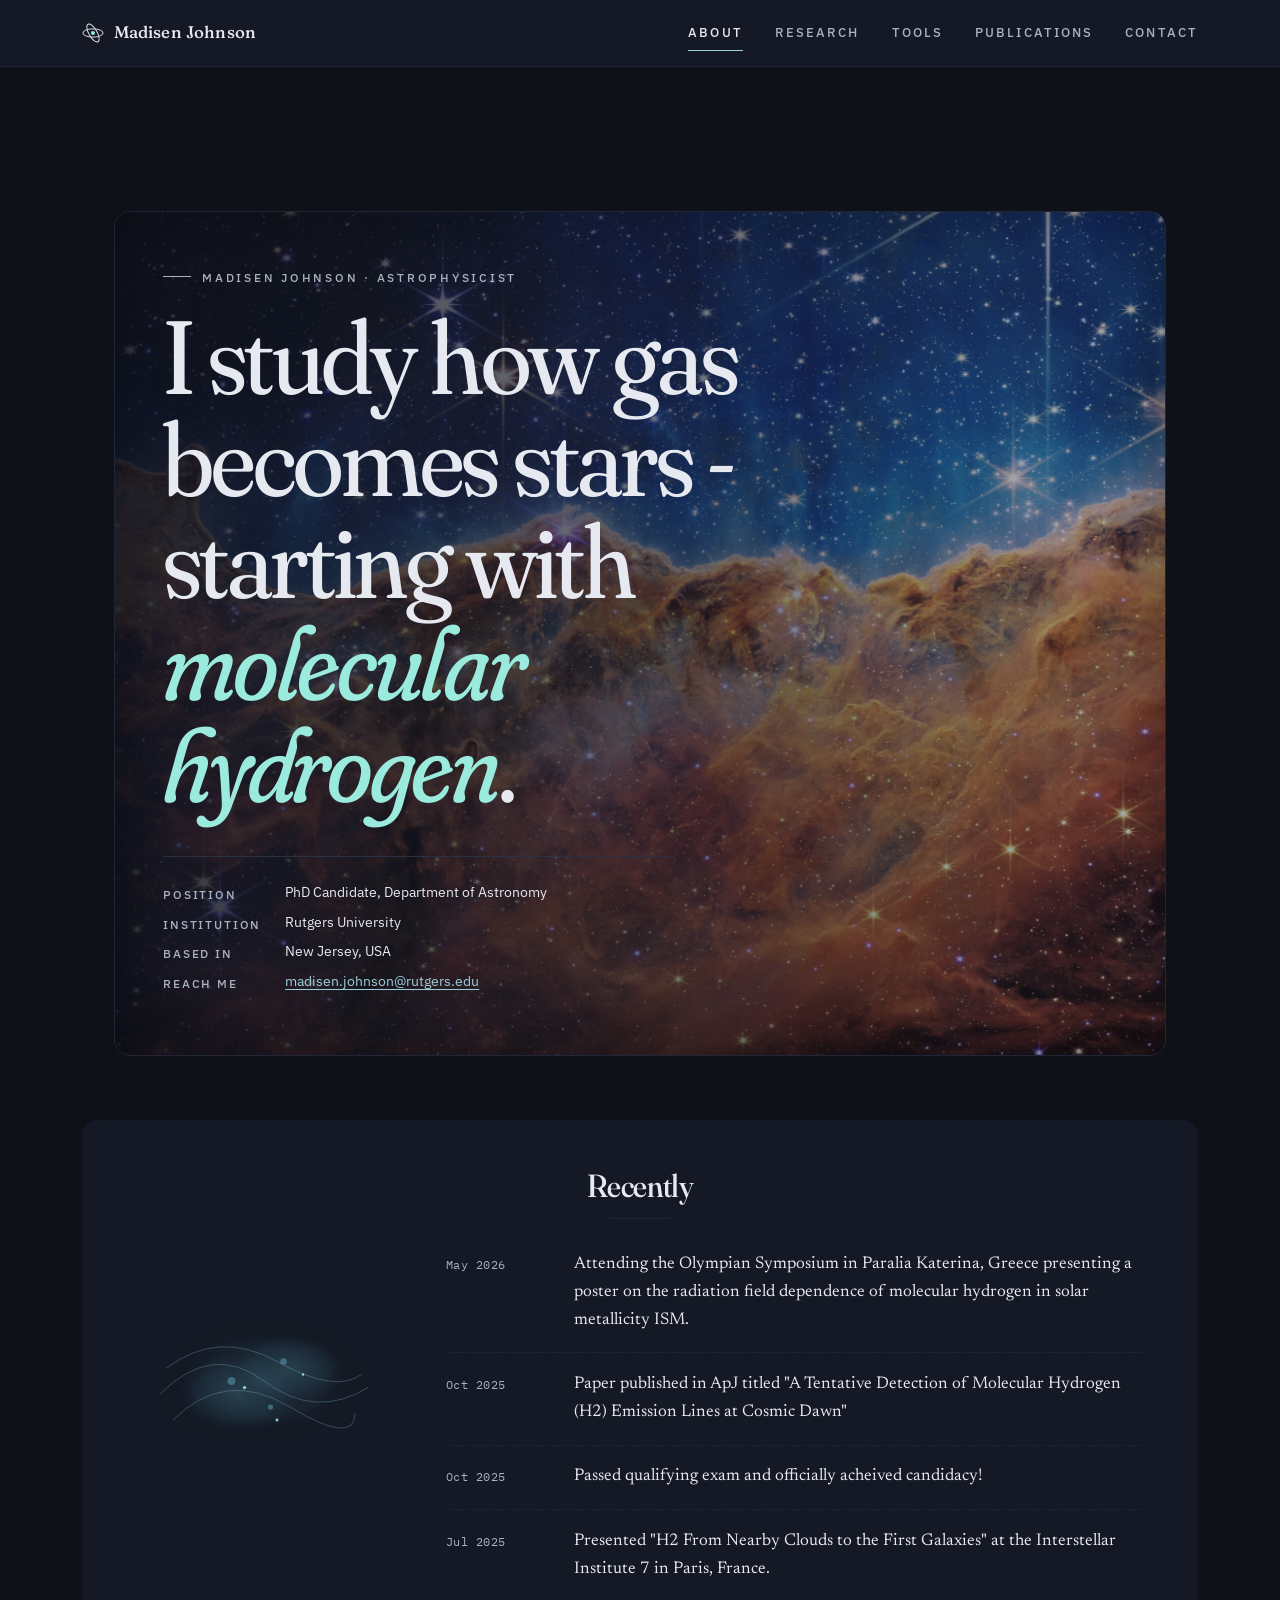
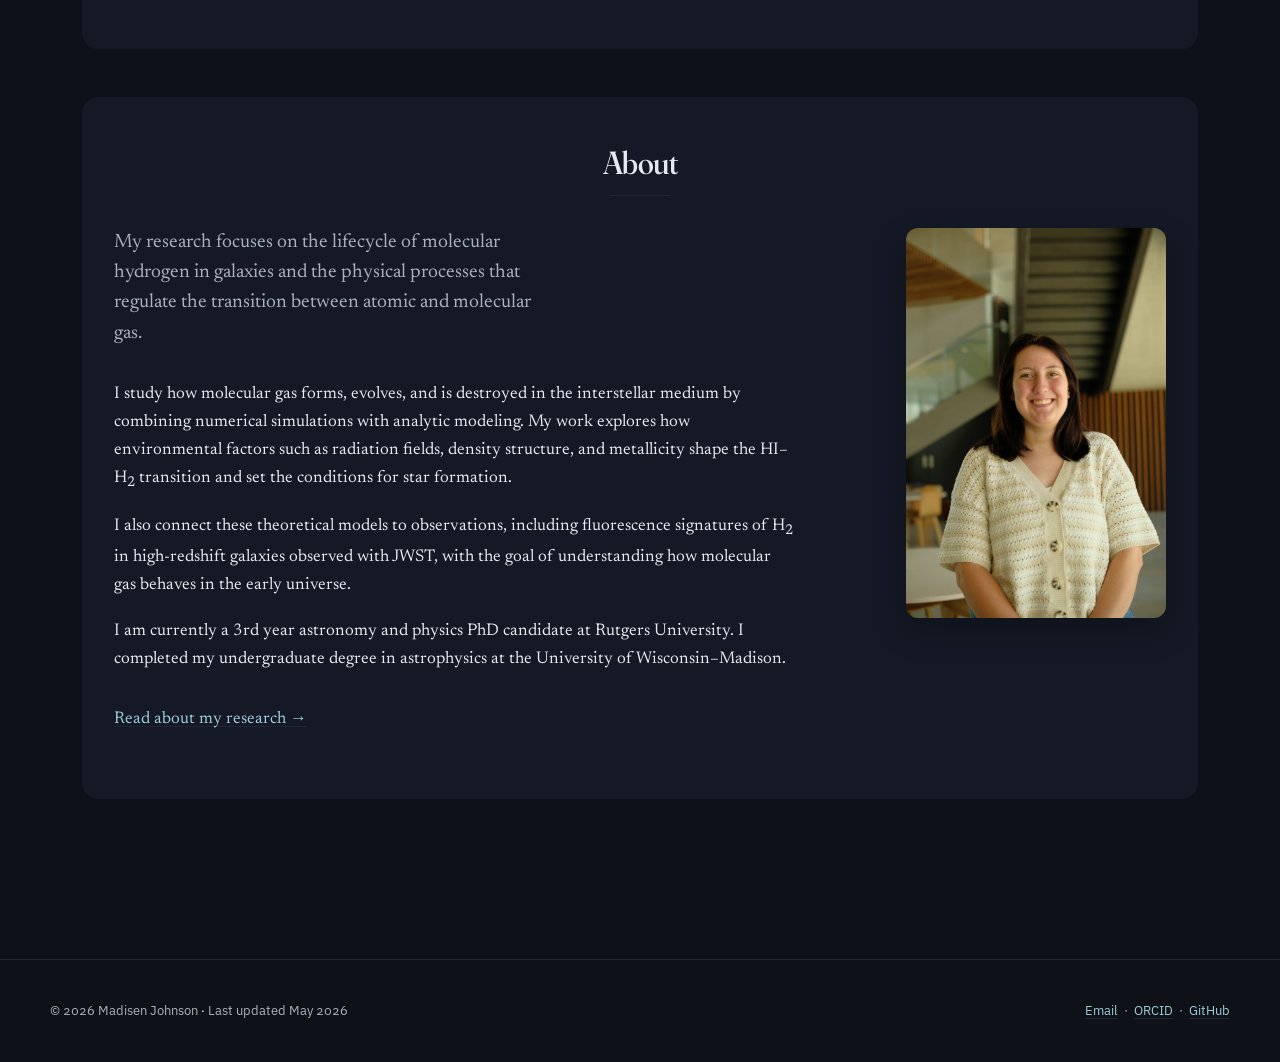
<file: index.html>
<!DOCTYPE html>
<html lang="en">
<head>
  <meta charset="UTF-8">
  <meta name="viewport" content="width=device-width, initial-scale=1.0">
  <title>Madisen Johnson — PhD Candidate</title>
  <meta name="description" content="Personal site of Madisen Johnson, astrophysicist working on molecular clouds at Rutgers University.">

  <!-- Fonts: Fraunces (display), Newsreader (body), IBM Plex Sans/Mono (UI) -->
  <link rel="preconnect" href="https://fonts.googleapis.com">
  <link rel="preconnect" href="https://fonts.gstatic.com" crossorigin>
  <link rel="stylesheet" href="https://fonts.googleapis.com/css2?family=Fraunces:ital,opsz,wght,SOFT@0,9..144,300..700,0..100;1,9..144,300..700,0..100&family=Newsreader:ital,opsz,wght@0,6..72,400..600;1,6..72,400..600&family=IBM+Plex+Mono:wght@400;500&family=IBM+Plex+Sans:wght@400;500;600&display=swap">

  <link rel="stylesheet" href="style.css">
</head>
<body>

  <!-- ========== Navigation ========== -->
  <nav class="site-nav" aria-label="Primary">
    <div class="site-nav-inner">
      <a href="index.html" class="brand" aria-label="Home">
        <svg class="brand-mark" viewBox="0 0 24 24" aria-hidden="true">
          <ellipse cx="12" cy="12" rx="11" ry="4.5"/>
          <ellipse cx="12" cy="12" rx="11" ry="4.5" transform="rotate(60 12 12)"/>
          <circle cx="12" cy="12" r="2.2"/>
        </svg>
        <span>Madisen Johnson</span>
      </a>
      <div class="nav-links">
        <a href="index.html" aria-current="page">About</a>
        <a href="research.html">Research</a>
        <a href="tools.html">Tools</a>
        <a href="publications.html">Publications</a>
        <a href="contact.html">Contact</a>
      </div>
    </div>
  </nav>

  <!-- ========== Hero ========== -->
  <main class="page-wide">

    <section class="hero">
      <div class="hero-box">
        <div class="hero-text">
          <p class="eyebrow">Madisen Johnson · Astrophysicist</p>
        
          <h1 class="display">
            I study how gas becomes stars -
            starting with <em>molecular hydrogen</em>.
          </h1>

          <dl class="hero-meta">
            <dt>Position</dt>
            <dd>PhD Candidate, Department of Astronomy</dd>
            <dt>Institution</dt>
            <dd>Rutgers University</dd>
            <dt>Based in</dt>
            <dd>New Jersey, USA</dd>
            <dt>Reach me</dt>
            <dd><a href="mailto:madisen.johnson@rutgers.edu">madisen.johnson@rutgers.edu</a></dd>

          </dl>
        </div>
      </div>
    </section>

    <!-- ========== Currently / News ========== -->
    <section class="recently">

      <h2 class="section-title">Recently</h2>

      <div class="recently-content">
    
        <div class="recently-art">

          <svg class="ism-art" viewBox="0 0 400 400" aria-hidden="true">
            <!-- Glow gradient -->
            <defs>
              <radialGradient id="cloudGrad" cx="50%" cy="50%" r="50%">
                <stop offset="0%" stop-color="#3f6b7a" stop-opacity="0.35"/>
                <stop offset="60%" stop-color="#2a4a5c" stop-opacity="0.2"/>
                <stop offset="100%" stop-color="transparent"/>
              </radialGradient>
            </defs>

            <!-- Diffuse cloud blobs -->
            <ellipse cx="200" cy="200" rx="150" ry="90" fill="url(#cloudGrad)" />
            <ellipse cx="160" cy="220" rx="110" ry="70" fill="url(#cloudGrad)" />
            <ellipse cx="240" cy="180" rx="100" ry="60" fill="url(#cloudGrad)" />

            <!-- Filamentary structure -->
            <g class="filaments-rotate">
              <g class="filaments">
                <path d="M40,220 Q120,140 200,200 T360,210" />
                <path d="M60,260 Q140,180 240,240 T340,250" />
                <path d="M50,180 Q130,120 220,170 T350,190" />
              </g>
            </g>

            <!-- Dense clumps -->
            <g class="clumps">
              <circle cx="150" cy="200" r="6"/>
              <circle cx="230" cy="170" r="5"/>
              <circle cx="210" cy="240" r="4"/>
            </g>

            <!-- Embedded stars -->
            <g class="stars">
              <circle cx="170" cy="210" r="2.5"/>
              <circle cx="260" cy="190" r="2"/>
              <circle cx="220" cy="260" r="2.2"/>
            </g>

          </svg>
        </div>
      <div class="recently-feed">
        <ul class="feed">
          <li>
            <span class="feed-date">May 2026</span>
            <p class="feed-text">
              Attending the Olympian Symposium in Paralia Katerina, Greece presenting a poster
              on the radiation field dependence of molecular hydrogen in solar metallicity ISM.
            </p>
          </li>
          <li>
            <span class="feed-date">Oct 2025</span>
            <p class="feed-text">
              Paper published in ApJ titled "A Tentative Detection of Molecular Hydrogen (H2) 
              Emission Lines at Cosmic Dawn"
            </p>
          </li>
          <li>
            <span class="feed-date">Oct 2025</span>
            <p class="feed-text">
                Passed qualifying exam and officially acheived candidacy!
            </p>
          </li>
          <li>
            <span class="feed-date">Jul 2025</span>
            <p class="feed-text">
              Presented  "H2 From Nearby Clouds to the First Galaxies" at the Interstellar 
              Institute 7 in Paris, France.
            </p>
          </li>
        </ul>
      </div>
    </section>

    <!-- ========== About ========== -->
    <section class="about">

      <h2 class="section-title">About</h2>

      <div class="about-content">
        <div class="about-text prose">
          
          <p class="lead">
            My research focuses on the lifecycle of molecular hydrogen in galaxies and
            the physical processes that regulate the transition between atomic and molecular gas.
          </p>

          <p>
            I study how molecular gas forms, evolves, and is destroyed in the
            interstellar medium by combining numerical simulations with analytic
            modeling. My work explores how environmental factors such as radiation
            fields, density structure, and metallicity shape the HI–H<sub>2</sub>
            transition and set the conditions for star formation.
          </p>

          <p>
            I also connect these theoretical models to observations, including
            fluorescence signatures of H<sub>2</sub> in high-redshift galaxies observed
            with JWST, with the goal of understanding how molecular gas behaves in the
            early universe.
          </p>

          <p>
            I am currently a 3rd year astronomy and physics PhD candidate at Rutgers University. I completed my
            undergraduate degree in astrophysics at the University of Wisconsin–Madison.
          </p>

          <p style="margin-top: 2rem;">
            <a href="research.html">Read about my research &rarr;</a>
          </p>
        </div>
       <div class="about-photo">
          <img src="images/headshot.png" alt="Madisen Johnson" class="profile-pic">
        </div>
      </div> 
    </section>

  </main>

  <!-- ========== Footer ========== -->
  <footer class="site-footer">
    <div class="site-footer-inner">
      <div>© 2026 Madisen Johnson <span class="glyph">·</span> Last updated May 2026</div>
      <div>
        <a href="mailto:madisenmjohnson@gmail.com">Email</a> &nbsp;·&nbsp;
        <a href="https://orcid.org/0009-0004-0577-2496">ORCID</a> &nbsp;·&nbsp;
        <a href="https://github.com/madisenjohnson">GitHub</a>
      </div>
    </div>
  </footer>

</body>
</html>
</file>
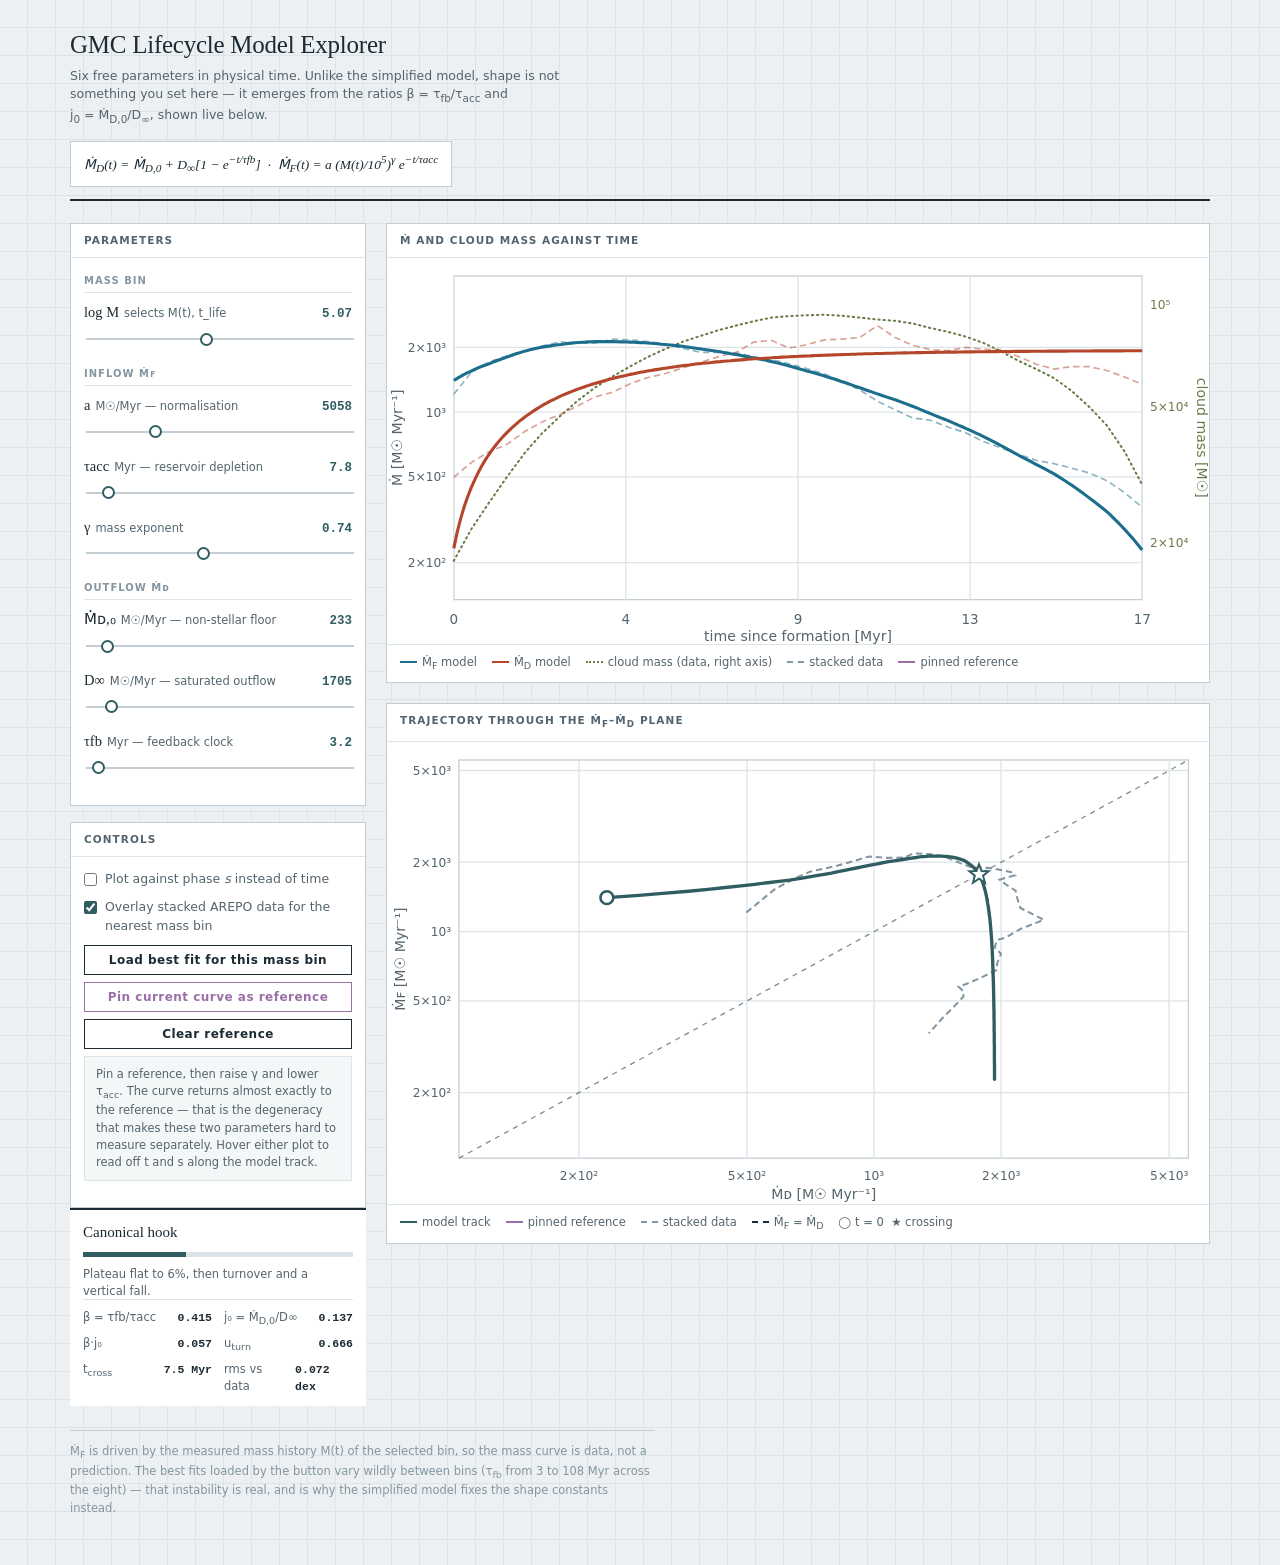
<file: cloud_lifecycles_tool copy.html>
<!DOCTYPE html>
<html lang="en"><head><meta charset="utf-8">
<meta name="viewport" content="width=device-width,initial-scale=1">
<title>GMC Lifecycle Model Explorer</title>
<style>
:root{
  --paper:#EDF0F2; --panel:#FFFFFF; --rule:#C3CDD4; --rule-soft:#DDE4E8;
  --ink:#1B2A33; --ink-mid:#54646E; --ink-soft:#8496A1;
  --jf:#1C6E8C; --jd:#B5462B; --mass:#6B7C4A; --live:#2F5D62; --ghost:#9A6FA8;
  --serif:Georgia,'Iowan Old Style','Times New Roman',serif;
  --sans:ui-sans-serif,system-ui,-apple-system,'Segoe UI',sans-serif;
  --mono:ui-monospace,SFMono-Regular,'SF Mono',Menlo,Consolas,monospace;
}
*{box-sizing:border-box}
body{margin:0;background:var(--paper);color:var(--ink);font-family:var(--sans);
  font-size:14px;line-height:1.5;
  background-image:linear-gradient(var(--rule-soft) 1px,transparent 1px),
                   linear-gradient(90deg,var(--rule-soft) 1px,transparent 1px);
  background-size:28px 28px;background-position:-1px -1px}
.wrap{max-width:1180px;margin:0 auto;padding:26px 20px 48px}
header{border-bottom:2px solid var(--ink);padding-bottom:12px;margin-bottom:22px}
h1{font-family:var(--serif);font-weight:400;font-size:25px;margin:0 0 3px;letter-spacing:-.01em}
.sub{color:var(--ink-mid);font-size:12.5px;max-width:66ch}
.eq{font-family:var(--serif);font-style:italic;background:var(--panel);
  border:1px solid var(--rule);padding:9px 13px;margin:13px 0 0;font-size:13.5px;display:inline-block}
.grid{display:grid;grid-template-columns:296px 1fr;gap:20px;align-items:start}
@media(max-width:880px){.grid{grid-template-columns:1fr}}
.panel{background:var(--panel);border:1px solid var(--rule)}
.panel h2{font-size:10.5px;font-weight:650;letter-spacing:.1em;text-transform:uppercase;
  color:var(--ink-mid);margin:0;padding:9px 13px;border-bottom:1px solid var(--rule-soft)}
.pad{padding:13px}
.grp{font-size:10px;font-weight:650;letter-spacing:.1em;text-transform:uppercase;
  color:var(--ink-soft);margin:2px 0 9px;padding-bottom:4px;border-bottom:1px solid var(--rule-soft)}
.grp:not(:first-child){margin-top:17px}
.ctl{margin-bottom:14px}
.crow{display:flex;justify-content:space-between;align-items:baseline;margin-bottom:5px}
.cname{font-family:var(--serif);font-size:14.5px}
.cname em{color:var(--ink-mid);font-size:11.5px;font-style:normal;font-family:var(--sans);margin-left:5px}
.cval{font-family:var(--mono);font-size:12.5px;color:var(--live);font-weight:600}
input[type=range]{width:100%;-webkit-appearance:none;appearance:none;height:20px;
  background:transparent;cursor:pointer;display:block}
input[type=range]::-webkit-slider-runnable-track{height:2px;background:var(--rule)}
input[type=range]::-moz-range-track{height:2px;background:var(--rule)}
input[type=range]::-webkit-slider-thumb{-webkit-appearance:none;width:13px;height:13px;
  border-radius:50%;background:var(--panel);border:2px solid var(--live);margin-top:-5.5px}
input[type=range]::-moz-range-thumb{width:13px;height:13px;border-radius:50%;
  background:var(--panel);border:2px solid var(--live)}
input[type=range]:focus-visible{outline:2px solid var(--live);outline-offset:3px}
.opt{display:flex;gap:8px;align-items:flex-start;margin-bottom:9px;font-size:12.5px;
  color:var(--ink-mid);cursor:pointer}
.opt input{margin:3px 0 0;accent-color:var(--live);cursor:pointer}
button{font-family:var(--sans);font-size:12px;font-weight:600;letter-spacing:.04em;
  background:var(--panel);color:var(--ink);border:1px solid var(--ink);
  padding:7px 11px;cursor:pointer;width:100%;margin-bottom:7px}
button:hover{background:var(--ink);color:var(--panel)}
button:focus-visible{outline:2px solid var(--live);outline-offset:2px}
button.ghost{border-color:var(--ghost);color:var(--ghost)}
button.ghost:hover{background:var(--ghost);color:var(--panel)}
.gauge{border-top:2px solid var(--ink);padding:11px 13px;background:var(--panel)}
.gtitle{font-family:var(--serif);font-size:15px;margin-bottom:3px}
.gnote{font-size:11.5px;color:var(--ink-mid);line-height:1.45}
.bar{height:5px;background:var(--rule-soft);margin:8px 0 9px;position:relative}
.bar i{position:absolute;inset:0 auto 0 0;background:var(--live);transition:width .12s}
.stats{display:grid;grid-template-columns:1fr 1fr;gap:6px 12px;font-size:11.5px;
  border-top:1px solid var(--rule-soft);padding-top:9px}
.stats div{display:flex;justify-content:space-between;gap:8px}
.stats span:first-child{color:var(--ink-mid)}
.stats span:last-child{font-family:var(--mono);font-weight:600}
.derived{background:#F4F7F8;border:1px solid var(--rule-soft);padding:9px 11px;
  margin-bottom:13px;font-size:11.5px;color:var(--ink-mid)}
.plots{display:flex;flex-direction:column;gap:20px}
svg{display:block;width:100%;height:auto}
.legend{display:flex;flex-wrap:wrap;gap:15px;padding:9px 13px;font-size:11.5px;
  color:var(--ink-mid);border-top:1px solid var(--rule-soft)}
.legend b{display:inline-block;width:17px;height:0;border-top-width:2.5px;
  border-top-style:solid;vertical-align:middle;margin-right:5px}
.foot{margin-top:24px;padding-top:12px;border-top:1px solid var(--rule);
  font-size:11.5px;color:var(--ink-soft);max-width:80ch}
</style></head><body><div class="wrap">
<header>
  <h1>GMC Lifecycle Model Explorer</h1>
  <div class="sub">Six free parameters in physical time. Unlike the simplified model, shape is not something you set here &#8212; it emerges from the ratios &#946;&#160;=&#160;&#964;<sub>fb</sub>/&#964;<sub>acc</sub> and j<sub>0</sub>&#160;=&#160;Ṁ<sub>D,0</sub>/D<sub>&#8734;</sub>, shown live below.</div>
  <div class="eq">Ṁ<sub>D</sub>(t) = Ṁ<sub>D,0</sub> + D<sub>&#8734;</sub>[1 &#8722; e<sup>&#8722;t/&#964;fb</sup>] &nbsp;&#183;&nbsp; Ṁ<sub>F</sub>(t) = a&#160;(M(t)/10<sup>5</sup>)<sup>&#947;</sup> e<sup>&#8722;t/&#964;acc</sup></div>
</header>
<div class="grid">
 <div>
  <div class="panel"><h2>Parameters</h2><div class="pad" id="ctls"></div></div>
  <div class="panel" style="margin-top:16px"><h2>Controls</h2><div class="pad">
    <label class="opt"><input type="checkbox" id="phase"><span>Plot against phase <em>s</em> instead of time</span></label>
    <label class="opt"><input type="checkbox" id="showdata" checked><span>Overlay stacked AREPO data for the nearest mass bin</span></label>
    <button id="fitbin" type="button">Load best fit for this mass bin</button>
    <button id="pin" class="ghost" type="button">Pin current curve as reference</button>
    <button id="reset" type="button">Clear reference</button>
    <div class="derived" id="hint">Pin a reference, then raise &#947; and lower &#964;<sub>acc</sub>. The curve returns almost exactly to the reference &#8212; that is the degeneracy that makes these two parameters hard to measure separately. Hover either plot to read off t and s along the model track.</div>
  </div></div>
  <div class="gauge">
    <div class="gtitle" id="gname">&#8212;</div>
    <div class="bar"><i id="gbar"></i></div>
    <div class="gnote" id="gnote"></div>
    <div class="stats">
      <div><span>&#946; = &#964;fb/&#964;acc</span><span id="s-b">&#8212;</span></div>
      <div><span>j&#8320; = Ṁ<sub>D,0</sub>/D&#8734;</span><span id="s-j">&#8212;</span></div>
      <div><span>&#946;&#183;j&#8320;</span><span id="s-bj">&#8212;</span></div>
      <div><span>u<sub>turn</sub></span><span id="s-ut">&#8212;</span></div>
      <div><span>t<sub>cross</sub></span><span id="s-tc">&#8212;</span></div>
      <div><span>rms vs data</span><span id="s-rms">&#8212;</span></div>
    </div>
  </div>
 </div>
 <div class="plots">
  <div class="panel"><h2>Ṁ and cloud mass against time</h2>
    <svg id="p1" viewBox="0 0 640 300" role="img" aria-label="Mass flow rate and cloud mass versus time"></svg>
    <div class="legend">
      <span><b style="border-color:var(--jf)"></b>Ṁ<sub>F</sub> model</span>
      <span><b style="border-color:var(--jd)"></b>Ṁ<sub>D</sub> model</span>
      <span><b style="border-color:var(--mass);border-top-style:dotted"></b>cloud mass (data, right axis)</span>
      <span><b style="border-color:var(--ink-soft);border-top-style:dashed"></b>stacked data</span>
      <span><b style="border-color:var(--ghost)"></b>pinned reference</span>
    </div></div>
  <div class="panel"><h2>Trajectory through the Ṁ<sub>F</sub>&#8211;Ṁ<sub>D</sub> plane</h2>
    <svg id="p2" viewBox="0 0 640 360" role="img" aria-label="M-dot F versus M-dot D trajectory"></svg>
    <div class="legend">
      <span><b style="border-color:var(--live)"></b>model track</span>
      <span><b style="border-color:var(--ghost)"></b>pinned reference</span>
      <span><b style="border-color:var(--ink-soft);border-top-style:dashed"></b>stacked data</span>
      <span><b style="border-color:var(--ink);border-top-style:dashed"></b>Ṁ<sub>F</sub>&#160;=&#160;Ṁ<sub>D</sub></span>
      <span>&#9711; t&#160;=&#160;0 &#160;&#9733; crossing</span>
    </div></div>
 </div>
</div>
<div class="foot">Ṁ<sub>F</sub> is driven by the measured mass history M(t) of the selected bin, so the mass curve is data, not a prediction. The best fits loaded by the button vary wildly between bins (&#964;<sub>fb</sub> from 3 to 108&#160;Myr across the eight) &#8212; that instability is real, and is why the simplified model fixes the shape constants instead.</div>
</div>
<script>
const BINS=[{"logM": 4.536, "n": 143, "Mpk": 36296.6, "tlife": 11.0, "JF": [1186.0, 1213.9, 1243.0, 1290.5, 1315.4, 1288.5, 1243.7, 1211.8, 1231.3, 1349.7, 1436.8, 1474.0, 1459.2, 1472.7, 1503.8, 1538.7, 1524.8, 1505.6, 1466.6, 1444.1, 1449.9, 1482.9, 1504.2, 1531.4, 1531.9, 1523.4, 1556.8, 1597.8, 1611.6, 1589.7, 1530.4, 1471.1, 1455.0, 1452.0, 1428.9, 1403.2, 1356.0, 1326.2, 1294.4, 1262.6], "JD": [399.3, 459.1, 521.3, 605.1, 666.1, 690.5, 714.6, 745.8, 776.3, 820.3, 879.0, 938.4, 995.7, 1024.8, 1064.8, 1099.7, 1112.7, 1112.3, 1115.9, 1181.6, 1257.0, 1336.6, 1402.0, 1469.8, 1522.1, 1543.1, 1533.6, 1517.2, 1584.0, 1656.4, 1651.8, 1595.2, 1573.7, 1594.5, 1596.4, 1593.5, 1601.0, 1645.9, 1727.8, 1811.3], "M": [11839.2, 12801.5, 13783.7, 14747.3, 15688.1, 16661.9, 17686.4, 18762.7, 19808.9, 20684.5, 21553.8, 22506.0, 23457.9, 24261.6, 24962.4, 25683.8, 26468.0, 27049.3, 27446.3, 27631.2, 27689.3, 27694.3, 27957.8, 28338.2, 28638.7, 28828.1, 28832.6, 28901.7, 28765.1, 28485.9, 28127.7, 27749.1, 27215.5, 26579.2, 25949.4, 25274.1, 24273.5, 23178.4, 22105.0, 21017.1], "JD0": 391.3, "Dinf": 1940.7, "taufb": 9.083, "a": 2653.0, "tauacc": 117.044, "gamma": 0.397, "rms": 0.0179}, {"logM": 4.686, "n": 142, "Mpk": 48749.3, "tlife": 11.0, "JF": [1176.8, 1272.6, 1364.3, 1395.6, 1407.5, 1419.3, 1479.2, 1521.6, 1568.2, 1582.2, 1619.1, 1654.4, 1699.0, 1674.4, 1630.5, 1579.4, 1550.5, 1501.5, 1464.2, 1429.7, 1406.6, 1394.7, 1396.8, 1407.3, 1415.8, 1437.5, 1449.0, 1394.5, 1300.8, 1206.3, 1152.3, 1142.7, 1130.3, 1115.0, 1084.5, 1054.5, 1020.3, 1001.4, 982.1, 962.8], "JD": [518.6, 567.3, 617.4, 665.0, 685.2, 715.5, 761.0, 824.3, 901.2, 956.2, 1034.6, 1133.6, 1227.9, 1269.4, 1258.9, 1211.9, 1208.3, 1268.8, 1324.8, 1357.3, 1377.5, 1378.6, 1356.1, 1360.6, 1392.6, 1434.4, 1452.3, 1501.1, 1520.0, 1547.6, 1525.4, 1545.5, 1586.1, 1601.9, 1587.2, 1565.3, 1545.6, 1562.7, 1583.7, 1604.6], "M": [13256.9, 14898.0, 16535.7, 18145.9, 19694.2, 21102.1, 22602.9, 24228.7, 25825.7, 27638.9, 29288.0, 30701.1, 31931.7, 32933.3, 33932.2, 34980.9, 35750.9, 36233.8, 36724.8, 36871.9, 37102.7, 37421.5, 37763.8, 38057.2, 38132.7, 38144.3, 38384.7, 38451.3, 38376.6, 38076.9, 37688.6, 37172.0, 36296.8, 35204.8, 33930.9, 32636.8, 31247.4, 29356.0, 27304.1, 25250.5], "JD0": 452.7, "Dinf": 1273.6, "taufb": 4.583, "a": 3594.2, "tauacc": 15.354, "gamma": 0.522, "rms": 0.02}, {"logM": 4.789, "n": 142, "Mpk": 61274.2, "tlife": 12.0, "JF": [1072.8, 1228.1, 1384.4, 1569.3, 1669.2, 1694.4, 1751.9, 1837.2, 1940.1, 2075.6, 2174.1, 2235.0, 2270.3, 2283.9, 2300.9, 2281.0, 2226.1, 2159.2, 2120.6, 2073.1, 2022.2, 2004.6, 2065.2, 2109.1, 2064.2, 2021.6, 1952.7, 1891.7, 1804.4, 1732.5, 1663.9, 1618.5, 1590.5, 1563.4, 1520.4, 1458.5, 1417.4, 1355.5, 1276.7, 1197.9], "JD": [473.1, 547.9, 622.3, 683.9, 732.3, 749.1, 724.8, 685.9, 670.0, 705.3, 757.8, 838.7, 941.8, 1043.6, 1104.5, 1144.1, 1168.5, 1213.7, 1257.4, 1312.5, 1379.2, 1443.4, 1521.6, 1558.5, 1576.7, 1630.7, 1683.4, 1676.4, 1680.2, 1727.7, 1781.5, 1788.0, 1805.1, 1927.4, 2042.3, 2142.6, 2146.9, 2092.6, 2021.4, 1950.8], "M": [14457.4, 16721.8, 18976.4, 21066.9, 23022.5, 25151.8, 27354.3, 29494.8, 31753.9, 33936.7, 35953.1, 37831.2, 39476.4, 40904.8, 42140.9, 43470.8, 44706.7, 45448.4, 46228.7, 46912.3, 47268.7, 47386.9, 47799.5, 48552.8, 48996.7, 48915.1, 48563.1, 48172.7, 47756.1, 46919.4, 45980.4, 44920.3, 43790.2, 42587.1, 41134.7, 39396.6, 36928.4, 33640.5, 30158.2, 26705.6], "JD0": 451.1, "Dinf": 16280.9, "taufb": 107.844, "a": 5306.5, "tauacc": 18.072, "gamma": 0.756, "rms": 0.0305}, {"logM": 4.881, "n": 142, "Mpk": 76452.4, "tlife": 13.0, "JF": [1288.0, 1580.9, 1888.3, 2189.4, 2321.3, 2401.9, 2505.1, 2557.9, 2579.1, 2576.2, 2601.9, 2575.1, 2533.8, 2489.3, 2468.1, 2439.8, 2408.2, 2291.8, 2158.5, 2052.5, 2029.9, 2084.3, 2077.6, 2011.4, 1936.8, 1879.9, 1791.4, 1728.7, 1667.0, 1561.9, 1504.7, 1537.6, 1560.5, 1584.7, 1538.9, 1469.8, 1404.0, 1368.3, 1347.4, 1326.5], "JD": [469.9, 527.4, 593.6, 669.6, 734.7, 806.3, 909.5, 1023.1, 1115.1, 1169.8, 1174.8, 1181.2, 1233.1, 1369.0, 1514.3, 1566.9, 1618.0, 1728.2, 1821.5, 1851.4, 1922.4, 2025.4, 2025.3, 2008.8, 2017.1, 2150.0, 2292.6, 2301.7, 2201.6, 2174.4, 2184.6, 2171.8, 2157.0, 2184.2, 2264.6, 2336.5, 2361.3, 2282.7, 2196.9, 2113.0], "M": [15964.5, 18427.3, 20997.3, 23823.4, 26387.7, 29182.0, 32025.9, 34863.9, 37896.2, 40719.1, 43267.9, 45692.5, 47762.2, 49903.8, 51824.7, 53750.6, 55412.0, 56865.5, 58163.5, 59563.7, 60763.8, 61738.9, 61897.1, 61909.3, 61612.7, 61105.7, 60188.8, 59205.1, 57728.1, 55816.7, 53838.6, 51927.2, 49746.0, 46760.3, 43918.1, 41259.4, 38293.9, 34660.8, 30858.7, 26976.7], "JD0": 329.8, "Dinf": 2347.1, "taufb": 6.432, "a": 4394.7, "tauacc": 14.85, "gamma": 0.457, "rms": 0.0437}, {"logM": 4.968, "n": 142, "Mpk": 93068.4, "tlife": 14.0, "JF": [972.0, 1363.7, 1695.0, 1870.4, 1949.6, 2028.4, 2125.9, 2193.0, 2237.8, 2264.0, 2307.1, 2339.5, 2348.7, 2358.6, 2331.5, 2293.4, 2237.3, 2194.6, 2190.3, 2159.6, 2077.9, 2016.8, 1924.7, 1821.1, 1787.0, 1767.9, 1670.8, 1604.4, 1560.6, 1512.5, 1433.0, 1352.9, 1261.3, 1101.3, 958.2, 843.9, 780.1, 723.4, 660.2, 599.2], "JD": [399.1, 435.4, 470.7, 535.3, 620.8, 675.5, 732.7, 787.7, 816.6, 851.0, 948.6, 1064.4, 1163.0, 1269.5, 1348.3, 1470.1, 1601.5, 1764.4, 1868.0, 1913.9, 1917.8, 1954.1, 2140.1, 2343.5, 2492.9, 2652.1, 2795.9, 2877.9, 2892.8, 2864.3, 2816.3, 2722.2, 2628.5, 2520.4, 2516.5, 2721.8, 2928.8, 2802.9, 2580.6, 2391.4], "M": [16333.4, 19730.2, 23113.4, 26891.8, 30968.9, 35111.5, 39062.2, 42945.4, 46751.9, 50382.6, 53775.0, 56795.7, 59901.1, 62712.9, 66183.6, 68160.6, 69778.6, 71279.7, 72479.6, 72800.4, 72630.0, 72555.1, 72432.6, 71393.5, 70759.6, 70074.8, 69708.4, 69130.4, 67939.0, 66452.1, 64297.2, 61604.8, 58729.5, 55129.5, 51381.5, 47592.7, 43871.1, 39238.6, 33372.2, 27396.3], "JD0": 109.3, "Dinf": 4069.7, "taufb": 11.61, "a": 5131.0, "tauacc": 10.914, "gamma": 0.757, "rms": 0.082}, {"logM": 5.07, "n": 142, "Mpk": 117603.0, "tlife": 17.0, "JF": [1211.6, 1533.4, 1714.1, 1821.5, 1925.2, 2028.1, 2120.2, 2089.7, 2093.6, 2182.0, 2167.1, 2129.3, 2068.1, 1976.1, 1898.2, 1892.7, 1886.3, 1810.4, 1753.6, 1679.9, 1594.6, 1504.2, 1390.5, 1266.9, 1126.1, 1025.9, 940.3, 917.5, 853.0, 801.5, 730.1, 681.9, 637.5, 596.4, 576.7, 549.5, 521.7, 480.4, 422.6, 361.3], "JD": [498.6, 583.8, 654.8, 707.1, 810.3, 900.6, 973.9, 1067.3, 1177.9, 1238.5, 1355.9, 1450.2, 1512.2, 1606.9, 1705.9, 1811.2, 1898.7, 2114.1, 2156.4, 1984.0, 2061.1, 2164.4, 2184.6, 2221.5, 2524.8, 2223.0, 2043.9, 1953.9, 1931.6, 1999.2, 1957.5, 1950.6, 1812.2, 1670.3, 1585.5, 1630.4, 1627.2, 1560.8, 1454.8, 1347.7], "M": [17686.7, 21920.4, 26208.2, 31098.3, 36563.4, 41833.7, 46897.3, 52087.6, 56975.4, 61433.3, 65823.0, 70121.6, 74041.6, 77783.1, 80809.9, 84022.9, 86659.3, 89279.8, 91443.1, 92386.0, 92891.7, 93170.2, 92529.5, 91462.7, 90279.9, 89486.4, 87895.3, 85228.6, 83028.0, 80390.7, 77081.0, 72755.5, 68231.2, 64559.4, 60793.5, 55770.3, 50007.2, 44120.8, 36988.5, 29538.5], "JD0": 232.8, "Dinf": 1705.2, "taufb": 3.22, "a": 5058.1, "tauacc": 7.753, "gamma": 0.743, "rms": 0.0721}, {"logM": 5.222, "n": 142, "Mpk": 167136.9, "tlife": 19.0, "JF": [1203.9, 2054.7, 2743.0, 3136.4, 3353.5, 3495.2, 3506.2, 3463.9, 3648.5, 3847.5, 3848.0, 3627.5, 3314.2, 3184.7, 3033.2, 2952.1, 2807.0, 2720.4, 2665.6, 2638.4, 2503.1, 2390.4, 2290.7, 2222.3, 2046.7, 1878.1, 1708.8, 1602.7, 1476.3, 1411.8, 1458.0, 1444.2, 1378.0, 1241.8, 1153.4, 1079.0, 1049.6, 992.3, 1015.1, 1056.9], "JD": [424.7, 501.8, 569.7, 670.8, 780.1, 928.4, 1056.3, 1121.7, 1154.5, 1274.2, 1383.8, 1491.9, 1683.6, 1789.2, 1846.8, 1834.9, 1922.1, 2064.2, 2092.4, 2030.2, 2013.0, 2122.1, 2336.2, 2500.1, 2509.4, 2587.4, 2603.3, 2470.2, 2475.7, 2657.1, 2746.5, 2753.8, 2679.2, 2782.5, 2752.1, 2748.5, 2881.9, 2912.3, 2969.6, 3033.6], "M": [20110.3, 25810.1, 32027.9, 39037.2, 45852.3, 52908.5, 60249.3, 68195.8, 75941.8, 84340.1, 91042.4, 96781.6, 102751.3, 108591.0, 114220.4, 119046.3, 121843.8, 124545.2, 128006.5, 130614.6, 131795.5, 133568.4, 135974.2, 137284.4, 136440.4, 133497.2, 130429.6, 126271.8, 120626.5, 114139.1, 107186.8, 100041.5, 94057.7, 85982.8, 76802.0, 67693.9, 59625.9, 51559.3, 42243.4, 33087.3], "JD0": 328.6, "Dinf": 3346.4, "taufb": 12.097, "a": 5930.0, "tauacc": 9.897, "gamma": 0.595, "rms": 0.0739}, {"logM": 5.593, "n": 143, "Mpk": 363187.1, "tlife": 33.0, "JF": [1618.3, 6277.3, 7216.3, 7352.9, 7676.3, 7557.4, 7275.5, 6728.8, 5898.1, 5523.6, 5273.7, 5134.7, 5005.0, 4685.5, 4604.3, 4550.8, 4197.7, 4278.0, 3744.4, 3552.2, 3318.1, 3232.3, 2952.8, 2647.1, 2398.8, 2340.6, 2077.6, 1933.6, 1875.5, 1810.9, 1634.9, 1529.7, 1416.5, 1178.3, 1006.9, 887.4, 769.8, 784.4, 775.0, 675.3], "JD": [386.8, 563.5, 834.6, 1040.5, 1269.2, 1527.2, 1893.2, 2218.3, 2433.3, 2528.3, 2807.4, 3056.7, 3274.2, 3408.6, 3345.7, 3543.5, 3490.1, 3592.4, 3515.6, 3395.2, 3409.6, 3722.6, 3700.2, 3968.3, 4555.6, 4442.7, 4254.1, 4436.4, 4426.4, 4609.5, 4476.9, 4618.7, 4834.9, 5062.4, 5093.8, 5296.3, 5486.6, 5329.8, 5204.2, 4844.7], "M": [36602.6, 46612.8, 59497.9, 77219.6, 97174.2, 117494.5, 138395.2, 157458.6, 174420.0, 192697.2, 211890.5, 225561.5, 243073.1, 262988.0, 282022.9, 299165.7, 311993.5, 324964.5, 330871.6, 337001.9, 341358.9, 345733.3, 346856.8, 337457.5, 330690.5, 321537.1, 309632.2, 298429.0, 281388.1, 263561.0, 242275.3, 219674.6, 196439.7, 168603.5, 142426.8, 118302.2, 95500.2, 75052.5, 53229.0, 31561.1], "JD0": 407.4, "Dinf": 5522.8, "taufb": 16.766, "a": 8877.1, "tauacc": 10.978, "gamma": 0.479, "rms": 0.1025}];
const NS=40, PH=Array.from({length:NS},(_,i)=>i/(NS-1));
const P=[
 {g:'Mass bin',k:'logM',n:'log M',u:'selects M(t), t_life',min:4.4,max:5.9,step:0.01,val:5.07,fmt:v=>v.toFixed(2)},
 {g:'Inflow  Ṁ\ua730',k:'a',n:'a',u:'M\u2609/Myr \u2014 normalisation',min:200,max:20000,step:10,val:5058,fmt:v=>Math.round(v)},
 {k:'tacc',n:'\u03c4acc',u:'Myr \u2014 reservoir depletion',min:0.5,max:120,step:0.1,val:7.75,fmt:v=>v.toFixed(1)},
 {k:'gam',n:'\u03b3',u:'mass exponent',min:-1,max:3,step:0.01,val:0.74,fmt:v=>v.toFixed(2)},
 {g:'Outflow  Ṁ\u1d05',k:'JD0',n:'Ṁ\u1d05,\u2080',u:'M\u2609/Myr \u2014 non-stellar floor',min:0,max:4000,step:10,val:233,fmt:v=>Math.round(v)},
 {k:'Dinf',n:'D\u221e',u:'M\u2609/Myr \u2014 saturated outflow',min:200,max:20000,step:10,val:1705,fmt:v=>Math.round(v)},
 {k:'tfb',n:'\u03c4fb',u:'Myr \u2014 feedback clock',min:0.3,max:120,step:0.1,val:3.22,fmt:v=>v.toFixed(1)}];
const S={}; P.forEach(p=>S[p.k]=p.val);
let REF=null;
const $=id=>document.getElementById(id);

const box=$('ctls');
P.forEach(p=>{
  if(p.g){const h=document.createElement('div');h.className='grp';h.textContent=p.g;box.appendChild(h);}
  const d=document.createElement('div'); d.className='ctl';
  d.innerHTML=`<div class="crow"><span class="cname">${p.n}<em>${p.u}</em></span>
    <span class="cval" id="v-${p.k}">${p.fmt(p.val)}</span></div>
    <input type="range" id="r-${p.k}" min="${p.min}" max="${p.max}" step="${p.step}"
      value="${p.val}" aria-label="${p.n}">`;
  box.appendChild(d);
  $('r-'+p.k).addEventListener('input',e=>{S[p.k]=+e.target.value; draw();});
});
$('phase').addEventListener('change',draw); $('showdata').addEventListener('change',draw);
function nearestBin(lm){let b=BINS[0];for(const x of BINS)
  if(Math.abs(x.logM-lm)<Math.abs(b.logM-lm))b=x;return b;}
$('fitbin').addEventListener('click',()=>{const b=nearestBin(S.logM);
  S.a=b.a; S.tacc=b.tauacc; S.gam=b.gamma; S.JD0=b.JD0; S.Dinf=b.Dinf; S.tfb=b.taufb;
  P.forEach(p=>{if($('r-'+p.k))$('r-'+p.k).value=S[p.k];}); draw();});
$('pin').addEventListener('click',()=>{REF=Object.assign({},S); draw();});
$('reset').addEventListener('click',()=>{REF=null; draw();});

function svgPt(sv,e,vw,vh){const r=sv.getBoundingClientRect();
  return {x:(e.clientX-r.left)/r.width*vw,y:(e.clientY-r.top)/r.height*vh};}
function mAtPhase(bin,f){const idx=Math.max(0,Math.min(NS-1.0001,f*(NS-1)));
  const i0=Math.floor(idx),w=idx-i0; return bin.M[i0]*(1-w)+bin.M[i0+1]*w;}
function readout(g,px,py,x0,x1,y0,lines){
  const wdt=Math.max(...lines.map(l=>l.length))*6.0+14, hgt=lines.length*13+9;
  let bx=px+12, by=py-hgt-10;
  if(bx+wdt>x1) bx=px-wdt-12; if(bx<x0) bx=x0+2;
  if(by<y0) by=py+14;
  el(g,'rect',{x:bx,y:by,width:wdt,height:hgt,rx:3,fill:'#FFFFFF',
    stroke:'#1B2A33','stroke-width':.8,opacity:.96});
  lines.forEach((L,i)=>txt(g,bx+7,by+15+i*13,L,
    {'font-size':10.5,'font-family':'ui-monospace,SFMono-Regular,Menlo,monospace',fill:'#1B2A33'}));}
const jd_of=(t,st)=>st.JD0+st.Dinf*(1-Math.exp(-t/st.tfb));
const jf_of=(t,m,st)=>st.a*Math.pow(m/1e5,st.gam)*Math.exp(-t/st.tacc);

const NSVG='http://www.w3.org/2000/svg';
function el(p,t,a){const n=document.createElementNS(NSVG,t);
  for(const k in a)n.setAttribute(k,a[k]);p.appendChild(n);return n;}
function txt(p,x,y,s,a={}){const n=el(p,'text',Object.assign(
  {x,y,'font-size':10.5,'font-family':'ui-sans-serif,system-ui,sans-serif',fill:'#54646E'},a));
  n.textContent=s;return n;}
const lg=v=>Math.log10(Math.max(v,1e-9));
function ticks(lo,hi){const t=[];for(let e=Math.floor(lg(lo));e<=Math.ceil(lg(hi));e++)
  for(const m of [1,2,5]){const v=m*Math.pow(10,e); if(v>=lo&&v<=hi)t.push(v);} return t;}
function sup(e){const d='\u2070\u00b9\u00b2\u00b3\u2074\u2075\u2076\u2077\u2078\u2079';
  return String(e).split('').map(c=>c==='-'?'\u207b':d[+c]).join('');}
function fmtT(v){const e=Math.floor(lg(v)+1e-9),m=v/Math.pow(10,e);
  return (Math.abs(m-1)<0.01)?'10'+sup(e):(m.toFixed(0)+'\u00d710'+sup(e));}

function curves(st,bin){
  const T=bin.tlife, N=200, t=[],jf=[],jd=[],ph=[];
  for(let i=0;i<N;i++){const x=i/(N-1), tt=x*T;
    const idx=x*(NS-1), i0=Math.floor(idx), f=idx-i0;
    const m=bin.M[i0]*(1-f)+bin.M[Math.min(i0+1,NS-1)]*f;
    t.push(tt); ph.push(x); jf.push(jf_of(tt,m,st)); jd.push(jd_of(tt,st));}
  return {t,ph,jf,jd,T};
}

function drawP1(st,bin,useData,usePhase){
  const s=$('p1'); s.innerHTML='';
  const L=52,R=52,T0=14,B=34,W=640,H=300, pw=W-L-R, ph=H-T0-B;
  const c=curves(st,bin), rc=REF?curves(REF,bin):null;
  let vals=c.jf.concat(c.jd); if(rc)vals=vals.concat(rc.jf,rc.jd);
  if(useData)vals=vals.concat(bin.JF,bin.JD);
  vals=vals.filter(v=>v>0&&isFinite(v));
  const lo=Math.min(...vals)/1.7, hi=Math.max(...vals)*1.7;
  const xmax=usePhase?1:bin.tlife;
  const X=x=>L+(usePhase?x:x*bin.tlife)/xmax*pw;
  const Y=v=>T0+ph*(1-(lg(v)-lg(lo))/(lg(hi)-lg(lo)));
  const mlo=Math.min(...bin.M)/1.3, mhi=Math.max(...bin.M)*1.3;
  const YM=v=>T0+ph*(1-(lg(v)-lg(mlo))/(lg(mhi)-lg(mlo)));
  el(s,'rect',{x:L,y:T0,width:pw,height:ph,fill:'none',stroke:'#C3CDD4'});
  ticks(lo,hi).forEach(v=>{el(s,'line',{x1:L,x2:L+pw,y1:Y(v),y2:Y(v),stroke:'#DDE4E8'});
    txt(s,L-6,Y(v)+3.5,fmtT(v),{'text-anchor':'end','font-size':9.5});});
  [0,.25,.5,.75,1].forEach(x=>{el(s,'line',{x1:X(x),x2:X(x),y1:T0,y2:T0+ph,stroke:'#DDE4E8'});
    txt(s,X(x),H-15,usePhase?x.toFixed(2):(x*bin.tlife).toFixed(0),{'text-anchor':'middle'});});
  ticks(mlo,mhi).forEach(v=>txt(s,L+pw+6,YM(v)+3.5,fmtT(v),{'font-size':9.5,fill:'#6B7C4A'}));
  txt(s,L+pw/2,H-2,usePhase?'lifecycle phase  s':'time since formation  [Myr]',
    {'text-anchor':'middle','font-size':11});
  txt(s,12,T0+ph/2,'Ṁ  [M\u2609 Myr\u207b\u00b9]',
    {'text-anchor':'middle','font-size':11,transform:`rotate(-90 12 ${T0+ph/2})`});
  txt(s,W-9,T0+ph/2,'cloud mass  [M\u2609]',
    {'text-anchor':'middle','font-size':11,fill:'#6B7C4A',transform:`rotate(90 ${W-9} ${T0+ph/2})`});
  const pathX=(xs,vs,yf)=>xs.map((x,i)=>(i?'L':'M')+X(x).toFixed(1)+' '+yf(vs[i]).toFixed(1)).join(' ');
  if(useData){
    el(s,'path',{d:pathX(PH,bin.M,YM),fill:'none',stroke:'#6B7C4A','stroke-width':1.6,
      'stroke-dasharray':'1 3','stroke-linecap':'round'});
    el(s,'path',{d:pathX(PH,bin.JF,Y),fill:'none',stroke:'#1C6E8C','stroke-width':1.3,
      'stroke-dasharray':'5 3',opacity:.5});
    el(s,'path',{d:pathX(PH,bin.JD,Y),fill:'none',stroke:'#B5462B','stroke-width':1.3,
      'stroke-dasharray':'5 3',opacity:.5});}
  if(rc){el(s,'path',{d:pathX(rc.ph,rc.jf,Y),fill:'none',stroke:'#9A6FA8','stroke-width':1.8,opacity:.75});
        el(s,'path',{d:pathX(rc.ph,rc.jd,Y),fill:'none',stroke:'#9A6FA8','stroke-width':1.8,opacity:.75});}
  el(s,'path',{d:pathX(c.ph,c.jf,Y),fill:'none',stroke:'#1C6E8C','stroke-width':2.4});
  el(s,'path',{d:pathX(c.ph,c.jd,Y),fill:'none',stroke:'#B5462B','stroke-width':2.4});
  const hv=el(s,'g',{});
  const ov=el(s,'rect',{x:L,y:T0,width:pw,height:ph,fill:'transparent',
    'pointer-events':'all',style:'cursor:crosshair'});
  ov.addEventListener('pointermove',ev=>{
    const pt=svgPt(s,ev,640,300);
    let f=(pt.x-L)/pw; f=Math.max(0,Math.min(1,f));
    const tt=f*bin.tlife, m=mAtPhase(bin,f);
    const vf=jf_of(tt,m,st), vd=jd_of(tt,st);
    hv.innerHTML='';
    el(hv,'line',{x1:X(f),x2:X(f),y1:T0,y2:T0+ph,stroke:'#1B2A33',
      'stroke-width':.8,'stroke-dasharray':'3 3',opacity:.6});
    el(hv,'circle',{cx:X(f),cy:Y(vf),r:4,fill:'#1C6E8C',stroke:'#FFFFFF','stroke-width':1.4});
    el(hv,'circle',{cx:X(f),cy:Y(vd),r:4,fill:'#B5462B',stroke:'#FFFFFF','stroke-width':1.4});
    readout(hv,X(f),Math.min(Y(vf),Y(vd)),L,L+pw,T0,
      ['t = '+tt.toFixed(2)+' Myr','s = '+f.toFixed(3),
       'Ṁ\ua730 = '+Math.round(vf),'Ṁ\u1d05 = '+Math.round(vd)]);});
  ov.addEventListener('pointerleave',()=>{hv.innerHTML='';});
}

function drawP2(st,bin,useData){
  const s=$('p2'); s.innerHTML='';
  const L=56,R=16,T0=14,B=36,W=640,H=360, pw=W-L-R, ph=H-T0-B;
  const c=curves(st,bin), rc=REF?curves(REF,bin):null;
  let vals=c.jf.concat(c.jd); if(rc)vals=vals.concat(rc.jf,rc.jd);
  if(useData)vals=vals.concat(bin.JF,bin.JD);
  vals=vals.filter(v=>v>0&&isFinite(v));
  const lo=Math.min(...vals)/2.2, hi=Math.max(...vals)*2.2;
  const X=v=>L+pw*(lg(v)-lg(lo))/(lg(hi)-lg(lo));
  const Y=v=>T0+ph*(1-(lg(v)-lg(lo))/(lg(hi)-lg(lo)));
  el(s,'rect',{x:L,y:T0,width:pw,height:ph,fill:'none',stroke:'#C3CDD4'});
  ticks(lo,hi).forEach(v=>{el(s,'line',{x1:X(v),x2:X(v),y1:T0,y2:T0+ph,stroke:'#DDE4E8'});
    el(s,'line',{x1:L,x2:L+pw,y1:Y(v),y2:Y(v),stroke:'#DDE4E8'});
    txt(s,X(v),H-19,fmtT(v),{'text-anchor':'middle','font-size':9.5});
    txt(s,L-6,Y(v)+3.5,fmtT(v),{'text-anchor':'end','font-size':9.5});});
  const cl=document.createElementNS(NSVG,'clipPath'); cl.setAttribute('id','cp2');
  el(cl,'rect',{x:L,y:T0,width:pw,height:ph}); s.appendChild(cl);
  const g=el(s,'g',{'clip-path':'url(#cp2)'});
  el(g,'line',{x1:X(lo),y1:Y(lo),x2:X(hi),y2:Y(hi),stroke:'#1B2A33',
    'stroke-width':1,'stroke-dasharray':'4 4',opacity:.55});
  txt(s,L+pw/2,H-4,'Ṁ\u1d05  [M\u2609 Myr\u207b\u00b9]',{'text-anchor':'middle','font-size':11});
  txt(s,14,T0+ph/2,'Ṁ\ua730  [M\u2609 Myr\u207b\u00b9]',
    {'text-anchor':'middle','font-size':11,transform:`rotate(-90 14 ${T0+ph/2})`});
  const trk=(cc,col,w,op)=>el(g,'path',{d:cc.jd.map((v,i)=>(i?'L':'M')+X(v).toFixed(1)+' '+
    Y(cc.jf[i]).toFixed(1)).join(' '),fill:'none',stroke:col,'stroke-width':w,
    opacity:op,'stroke-linecap':'round'});
  if(useData) el(g,'path',{d:bin.JD.map((v,i)=>(i?'L':'M')+X(v).toFixed(1)+' '+
    Y(bin.JF[i]).toFixed(1)).join(' '),fill:'none',stroke:'#8496A1',
    'stroke-width':1.6,'stroke-dasharray':'5 3'});
  if(rc) trk(rc,'#9A6FA8',2.0,.8);
  trk(c,'#2F5D62',2.6,1);
  el(g,'circle',{cx:X(c.jd[0]),cy:Y(c.jf[0]),r:5,fill:'#FFFFFF',stroke:'#2F5D62','stroke-width':2});
  const k=crossIdx(c);
  if(k!=null) el(g,'path',{d:star(X(c.jd[k]),Y(c.jf[k]),8),fill:'#FFFFFF',
    stroke:'#2F5D62','stroke-width':1.5});
  const hv=el(s,'g',{});
  const ov=el(s,'rect',{x:L,y:T0,width:pw,height:ph,fill:'transparent',
    'pointer-events':'all',style:'cursor:crosshair'});
  ov.addEventListener('pointermove',ev=>{
    const pt=svgPt(s,ev,640,360);
    let bi=0,bd=Infinity;
    for(let i=0;i<c.jd.length;i++){
      const dx=X(c.jd[i])-pt.x, dy=Y(c.jf[i])-pt.y, dd=dx*dx+dy*dy;
      if(dd<bd){bd=dd;bi=i;}}
    hv.innerHTML='';
    if(Math.sqrt(bd)>70) return;
    const cx=X(c.jd[bi]), cy=Y(c.jf[bi]);
    el(hv,'circle',{cx,cy,r:5,fill:'#2F5D62',stroke:'#FFFFFF','stroke-width':1.6});
    readout(hv,cx,cy,L,L+pw,T0,
      ['t = '+c.t[bi].toFixed(2)+' Myr','s = '+c.ph[bi].toFixed(3),
       'Ṁ\ua730 = '+Math.round(c.jf[bi]),'Ṁ\u1d05 = '+Math.round(c.jd[bi])]);});
  ov.addEventListener('pointerleave',()=>{hv.innerHTML='';});
}
function star(cx,cy,r){let d='';for(let i=0;i<10;i++){const a=-Math.PI/2+i*Math.PI/5,
  rr=i%2?r*.42:r; d+=(i?'L':'M')+(cx+rr*Math.cos(a)).toFixed(1)+' '+(cy+rr*Math.sin(a)).toFixed(1);}
  return d+'Z';}
function crossIdx(c){for(let i=1;i<c.jf.length;i++)
  if(c.jf[i-1]>c.jd[i-1] && c.jf[i]<=c.jd[i]) return i; return null;}

function gauge(st,bin,useData){
  const beta=st.tfb/st.tacc, j0=st.Dinf>0?st.JD0/st.Dinf:0, bj=beta*j0;
  const ut=(1-bj)/(1+beta);
  $('s-b').textContent=beta.toFixed(3);
  $('s-j').textContent=j0.toFixed(3);
  $('s-bj').textContent=bj.toFixed(3);
  $('s-ut').textContent=ut>0?ut.toFixed(3):'\u2014';
  const c=curves(st,bin), k=crossIdx(c);
  $('s-tc').textContent=(k==null)?'not reached':c.t[k].toFixed(1)+' Myr';
  let rms='\u2014';
  if(useData){let n=0,a=0;
    for(let i=0;i<NS;i++){const tt=PH[i]*bin.tlife;
      if(bin.JF[i]>0){a+=Math.pow(lg(jf_of(tt,bin.M[i],st))-lg(bin.JF[i]),2);n++;}
      if(bin.JD[i]>0){a+=Math.pow(lg(jd_of(tt,st))-lg(bin.JD[i]),2);n++;}}
    if(n)rms=Math.sqrt(a/n).toFixed(3)+' dex';}
  $('s-rms').textContent=rms;
  let name,note,frac;
  if(bj<0.15){name='Canonical hook';frac=bj/0.15;
    note='Plateau flat to '+(bj*100).toFixed(0)+'%, then turnover and a vertical fall.';}
  else if(bj<0.5){name='Tilted plateau';frac=bj/0.5;
    note='\u03b2\u00b7j\u2080 is large enough that the early track slopes downward. Lower Ṁ\u1d05,\u2080 or \u03c4fb, or raise \u03c4acc or D\u221e.';}
  else{name='No plateau';frac=Math.min(1,bj/1.5);
    note='The track falls from the first point; the horizontal branch is gone.';}
  if(st.tfb>bin.tlife)note+=' \u03c4fb exceeds the cloud lifetime, so Ṁ\u1d05 never saturates and only the early curve is traced.';
  $('gname').textContent=name; $('gnote').textContent=note;
  $('gbar').style.width=(Math.min(1,frac)*100).toFixed(0)+'%';
  $('gbar').style.background=bj<0.15?'#2F5D62':(bj<0.5?'#B5822B':'#B5462B');
}

function draw(){
  const useData=$('showdata').checked, usePhase=$('phase').checked;
  P.forEach(p=>$('v-'+p.k).textContent=p.fmt(S[p.k]));
  const st={a:S.a,tacc:S.tacc,gam:S.gam,JD0:S.JD0,Dinf:S.Dinf,tfb:S.tfb};
  const bin=nearestBin(S.logM);
  drawP1(st,bin,useData,usePhase); drawP2(st,bin,useData); gauge(st,bin,useData);
}
draw();
</script></body></html>
</file>
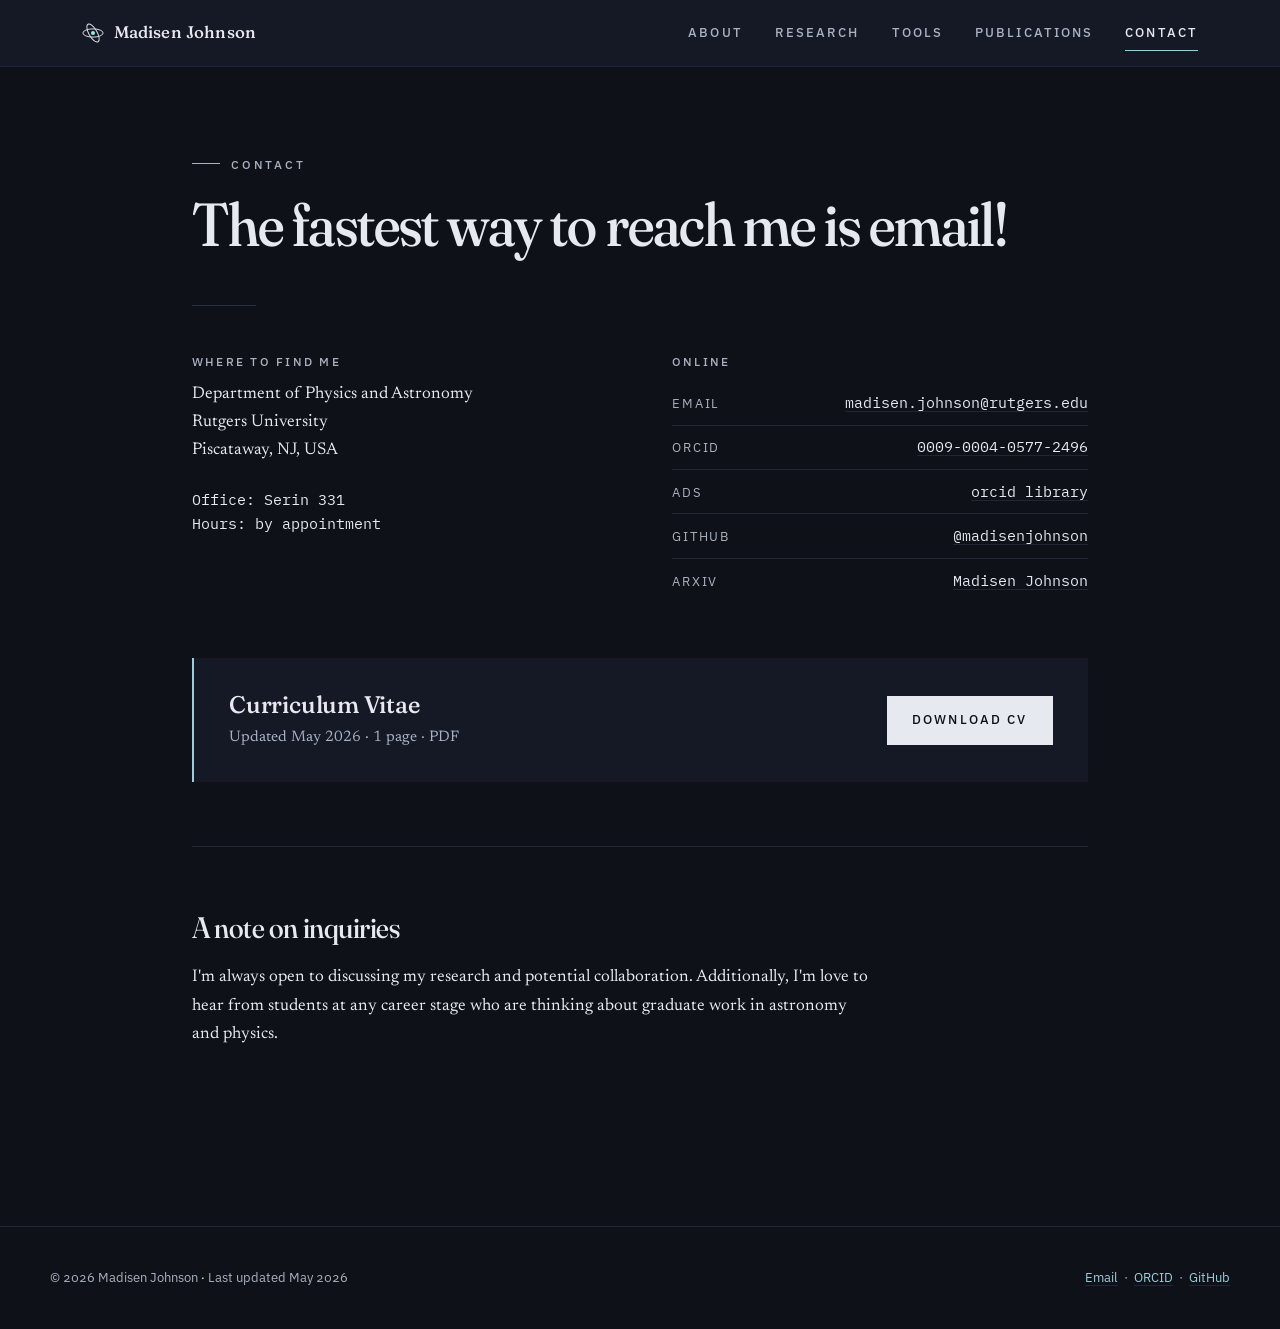
<file: contact copy.html>
<!DOCTYPE html>
<html lang="en">
<head>
  <meta charset="UTF-8">
  <meta name="viewport" content="width=device-width, initial-scale=1.0">
  <title>Contact — Madisen Johnson</title>
  <meta name="description" content="Get in touch with Madisen Johnson.">

  <link rel="preconnect" href="https://fonts.googleapis.com">
  <link rel="preconnect" href="https://fonts.gstatic.com" crossorigin>
  <link rel="stylesheet" href="https://fonts.googleapis.com/css2?family=Fraunces:ital,opsz,wght,SOFT@0,9..144,300..700,0..100;1,9..144,300..700,0..100&family=Newsreader:ital,opsz,wght@0,6..72,400..600;1,6..72,400..600&family=IBM+Plex+Mono:wght@400;500&family=IBM+Plex+Sans:wght@400;500;600&display=swap">

  <link rel="stylesheet" href="style.css">
</head>
<body>

  <nav class="site-nav" aria-label="Primary">
    <div class="site-nav-inner">
      <a href="index.html" class="brand" aria-label="Home">
        <svg class="brand-mark" viewBox="0 0 24 24" aria-hidden="true">
          <ellipse cx="12" cy="12" rx="11" ry="4.5"/>
          <ellipse cx="12" cy="12" rx="11" ry="4.5" transform="rotate(60 12 12)"/>
          <circle cx="12" cy="12" r="2.2"/>
        </svg>
        <span>Madisen Johnson</span>
      </a>
      <div class="nav-links">
        <a href="index.html">About</a>
        <a href="research.html">Research</a>
        <a href="tools.html">Tools</a>
        <a href="publications.html">Publications</a>
        <a href="contact.html" aria-current="page">Contact</a>
      </div>
    </div>
  </nav>

  <main class="page">

    <p class="eyebrow">Contact</p>
    <h1 class="page-title">The fastest way to reach me is email!</h1>

    <hr class="rule">

    <div class="contact-grid">

      <div class="contact-block">
        <h3>Where to find me</h3>
        <p>
          Department of Physics and Astronomy<br>
          Rutgers University<br>
          Piscataway, NJ, USA<br>
        </p>
        <p style="margin-top: 1.4rem; font-family: var(--mono); font-size: 0.92rem;">
          Office: Serin 331<br>
          Hours: by appointment
        </p>
      </div>

      <div class="contact-block">
        <h3>Online</h3>
        <ul class="contact-link-list">
          <li>
            <span class="label">Email</span>
            <a href="mailto:madisen.johnson@rutgers.edu" class="value">madisen.johnson@rutgers.edu</a>
          </li>
          <li>
            <span class="label">ORCID</span>
            <a href="https://orcid.org/0009-0004-0577-2496" class="value">0009-0004-0577-2496</a>
          </li>
          <li>
            <span class="label">ADS</span>
            <a href="https://ui.adsabs.harvard.edu/search/fq=%7B!type%3Daqp%20v%3D%24fq_database%7D&fq_database=(database%3Aastronomy%20OR%20database%3Aphysics)&q=orcid%3A%220009-0004-0577-2496%22&sort=date%20desc%2C%20bibcode%20desc&p_=0" class="value">orcid library</a>
          </li>
          <li>
            <span class="label">GitHub</span>
            <a href="https://github.com/madisenjohnson" class="value">@madisenjohnson</a>
          </li>
          <li>
            <span class="label">arXiv</span>
            <a href="https://arxiv.org/search/?query=Madisen+Johnson&searchtype=author&abstracts=show&order=-announced_date_first&size=50" class="value">Madisen Johnson</a>
          </li>
        </ul>
      </div>

    </div>

    <div class="cv-card">
      <div>
        <h3>Curriculum Vitae</h3>
        <p>Updated May 2026 · 1 page · PDF</p>
      </div>
      <a href="JohnsonCV.pdf" class="button">Download CV</a>
    </div>

    <hr class="rule-full">

    <div class="prose">
      <h2>A note on inquiries</h2>
      <p>
        I'm always open to discussing my research and potential collaboration. Additionally, 
        I'm love to hear from students at any career stage who are
        thinking about graduate work in astronomy and physics.
      </p>
    </div>

  </main>

  <footer class="site-footer">
    <div class="site-footer-inner">
      <div>© 2026 Madisen Johnson <span class="glyph">·</span> Last updated May 2026</div>
      <div>
        <a href="mailto:madisenmjohnson@gmail.com">Email</a> &nbsp;·&nbsp;
        <a href="https://orcid.org/0009-0004-0577-2496">ORCID</a> &nbsp;·&nbsp;
        <a href="https://github.com/madisenjohnson">GitHub</a>
      </div>
    </div>
  </footer>

</body>
</html>
</file>
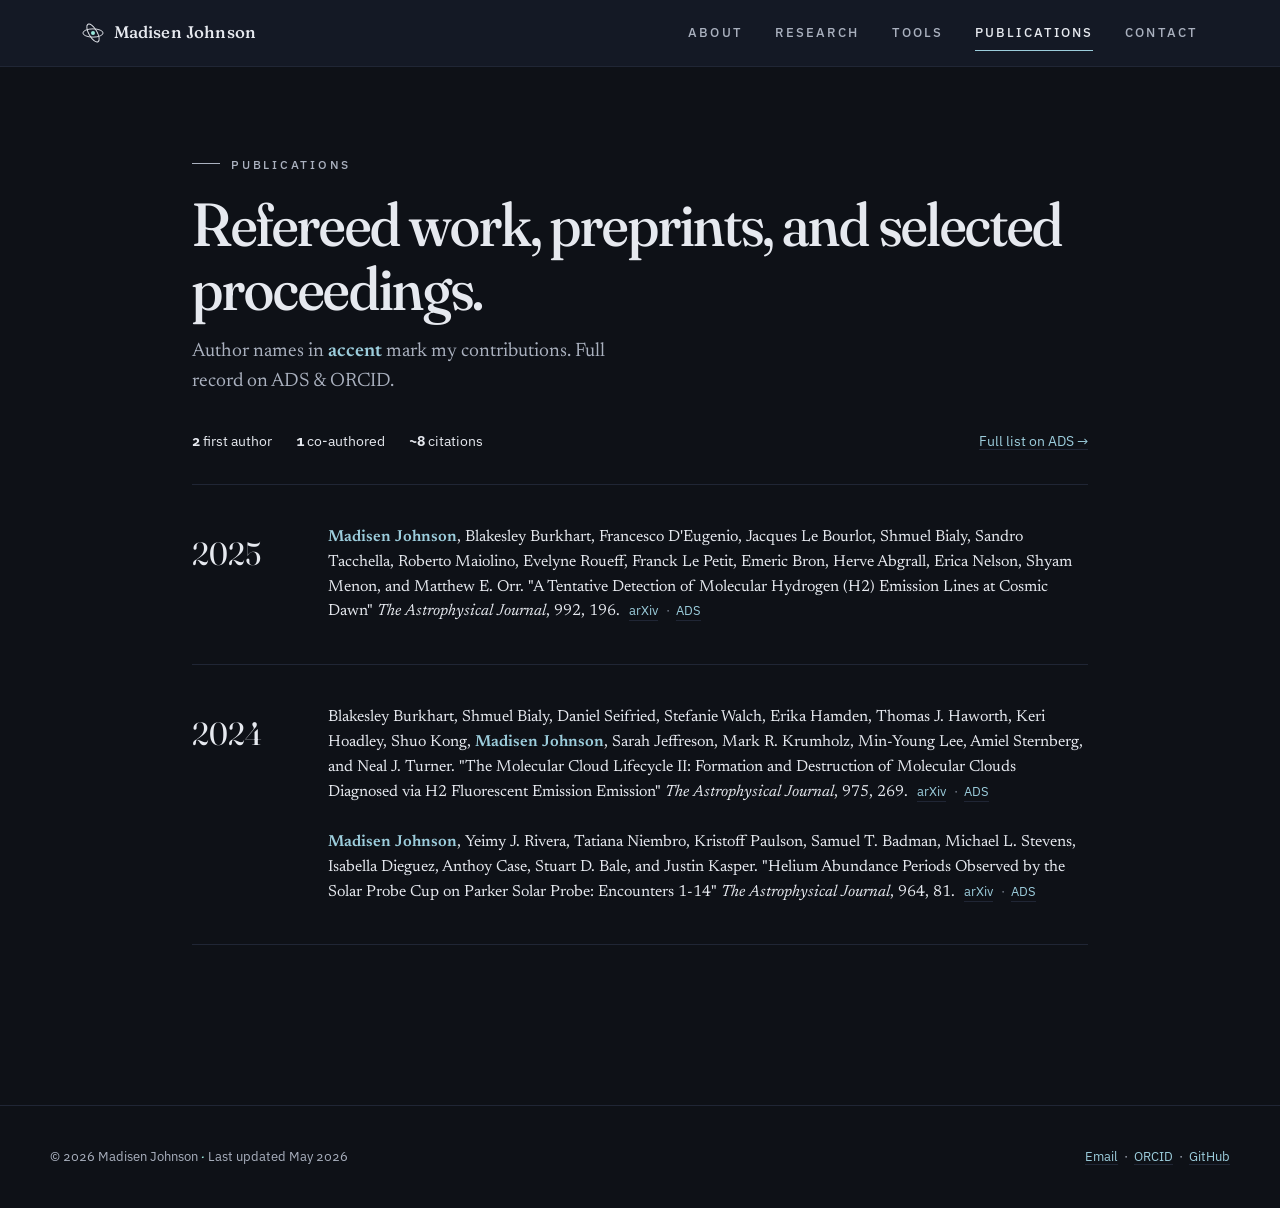
<file: publications copy.html>
<!DOCTYPE html>
<html lang="en">
<head>
  <meta charset="UTF-8">
  <meta name="viewport" content="width=device-width, initial-scale=1.0">
  <title>Publications — Madisen Johnson </title>
  <meta name="description" content="Refereed and submitted publications by Madisen Johnson.">

  <link rel="preconnect" href="https://fonts.googleapis.com">
  <link rel="preconnect" href="https://fonts.gstatic.com" crossorigin>
  <link rel="stylesheet" href="https://fonts.googleapis.com/css2?family=Fraunces:ital,opsz,wght,SOFT@0,9..144,300..700,0..100;1,9..144,300..700,0..100&family=Newsreader:ital,opsz,wght@0,6..72,400..600;1,6..72,400..600&family=IBM+Plex+Mono:wght@400;500&family=IBM+Plex+Sans:wght@400;500;600&display=swap">

  <link rel="stylesheet" href="style.css">
</head>
<body>

  <nav class="site-nav" aria-label="Primary">
    <div class="site-nav-inner">
      <a href="index.html" class="brand" aria-label="Home">
        <svg class="brand-mark" viewBox="0 0 24 24" aria-hidden="true">
          <ellipse cx="12" cy="12" rx="11" ry="4.5"/>
          <ellipse cx="12" cy="12" rx="11" ry="4.5" transform="rotate(60 12 12)"/>
          <circle cx="12" cy="12" r="2.2"/>
        </svg>
        <span>Madisen Johnson</span>
      </a>
      <div class="nav-links">
        <a href="index.html">About</a>
        <a href="research.html">Research</a>
        <a href="tools.html">Tools</a>
        <a href="publications.html" aria-current="page">Publications</a>
        <a href="contact.html">Contact</a>
      </div>
    </div>
  </nav>

  <main class="page">

    <p class="eyebrow">Publications</p>
    <h1 class="page-title">Refereed work, preprints, and selected proceedings.</h1>
    <p class="lead">
      Author names in <span style="color: var(--accent); font-weight: 600;">accent</span>
      mark my contributions. Full record on ADS &amp; ORCID.
    </p>

    <div class="pub-meta-bar">
      <span><strong>2</strong> first author</span>
      <span><strong>1</strong> co-authored</span>
      <span><strong>~8</strong> citations</span>
      <span style="margin-left: auto;">
        <a href="https://ui.adsabs.harvard.edu/search/fq=%7B!type%3Daqp%20v%3D%24fq_database%7D&fq_database=(database%3Aastronomy%20OR%20database%3Aphysics)&q=orcid%3A%220009-0004-0577-2496%22&sort=date%20desc%2C%20bibcode%20desc&p_=0">Full list on ADS &rarr;</a>
      </span>
    </div>

    <!-- ===== 2025 ===== -->
    <section class="pub-year">
      <div class="pub-year-label">2025</div>
      <ol class="pub-list">
        <li>
          <span class="me">Madisen Johnson</span>, Blakesley Burkhart, Francesco D'Eugenio, Jacques Le Bourlot, Shmuel Bialy, Sandro Tacchella, Roberto Maiolino, Evelyne Roueff, Franck Le Petit, Emeric Bron, Herve Abgrall, Erica Nelson, Shyam Menon, and Matthew E. Orr. 
          "A Tentative Detection of Molecular Hydrogen (H2) Emission Lines at Cosmic Dawn"
          <em>The Astrophysical Journal</em>, 992, 196.
          <span class="pub-links">
            <a href="https://arxiv.org/abs/2502.19484">arXiv</a><span class="sep">·</span>
            <a href="https://ui.adsabs.harvard.edu/abs/2025ApJ...992..196J/abstract">ADS</a>
          </span>
        </li>
      </ol>
    </section>

    <!-- ===== 2024 ===== -->
    <section class="pub-year">
      <div class="pub-year-label">2024</div>
      <ol class="pub-list">
        <li>
          Blakesley Burkhart, Shmuel Bialy, Daniel Seifried, Stefanie Walch, Erika Hamden, Thomas J. Haworth, Keri Hoadley, Shuo Kong, <span class="me">Madisen Johnson</span>, Sarah Jeffreson, Mark R. Krumholz, Min-Young Lee, Amiel Sternberg, and Neal J. Turner.
          "The Molecular Cloud Lifecycle II: Formation and Destruction of Molecular Clouds Diagnosed via H2 Fluorescent Emission Emission"
          <em>The Astrophysical Journal</em>, 975, 269.
          <span class="pub-links">
            <a href="https://arxiv.org/abs/2402.01587">arXiv</a><span class="sep">·</span>
            <a href="https://ui.adsabs.harvard.edu/abs/2024ApJ...975..269B/abstract">ADS</a>
          </span>
        </li>
        <li>
          <span class="me">Madisen Johnson</span>, Yeimy J. Rivera, Tatiana Niembro, Kristoff Paulson, Samuel T. Badman, Michael L. Stevens, Isabella Dieguez, Anthoy Case, Stuart D. Bale, and Justin Kasper.
          "Helium Abundance Periods Observed by the Solar Probe Cup on Parker Solar Probe: Encounters 1-14"
          <em>The Astrophysical Journal</em>, 964, 81.
          <span class="pub-links">
            <a href="https://arxiv.org/abs/2502.19492">arXiv</a><span class="sep">·</span>
            <a href="https://ui.adsabs.harvard.edu/abs/2024ApJ...964...81J/abstract">ADS</a>
          </span>
        </li>
      </ol>
    </section>

  </main>

  <footer class="site-footer">
    <div class="site-footer-inner">
      <div>© 2026 Madisen Johnson <span class="glyph">·</span> Last updated May 2026</div>
      <div>
        <a href="mailto:madisenmjohnson@gmail.com">Email</a> &nbsp;·&nbsp;
        <a href="https://orcid.org/0009-0004-0577-2496">ORCID</a> &nbsp;·&nbsp;
        <a href="https://github.com/madisenjohnson">GitHub</a>
      </div>
    </div>
  </footer>

</body>
</html>
</file>
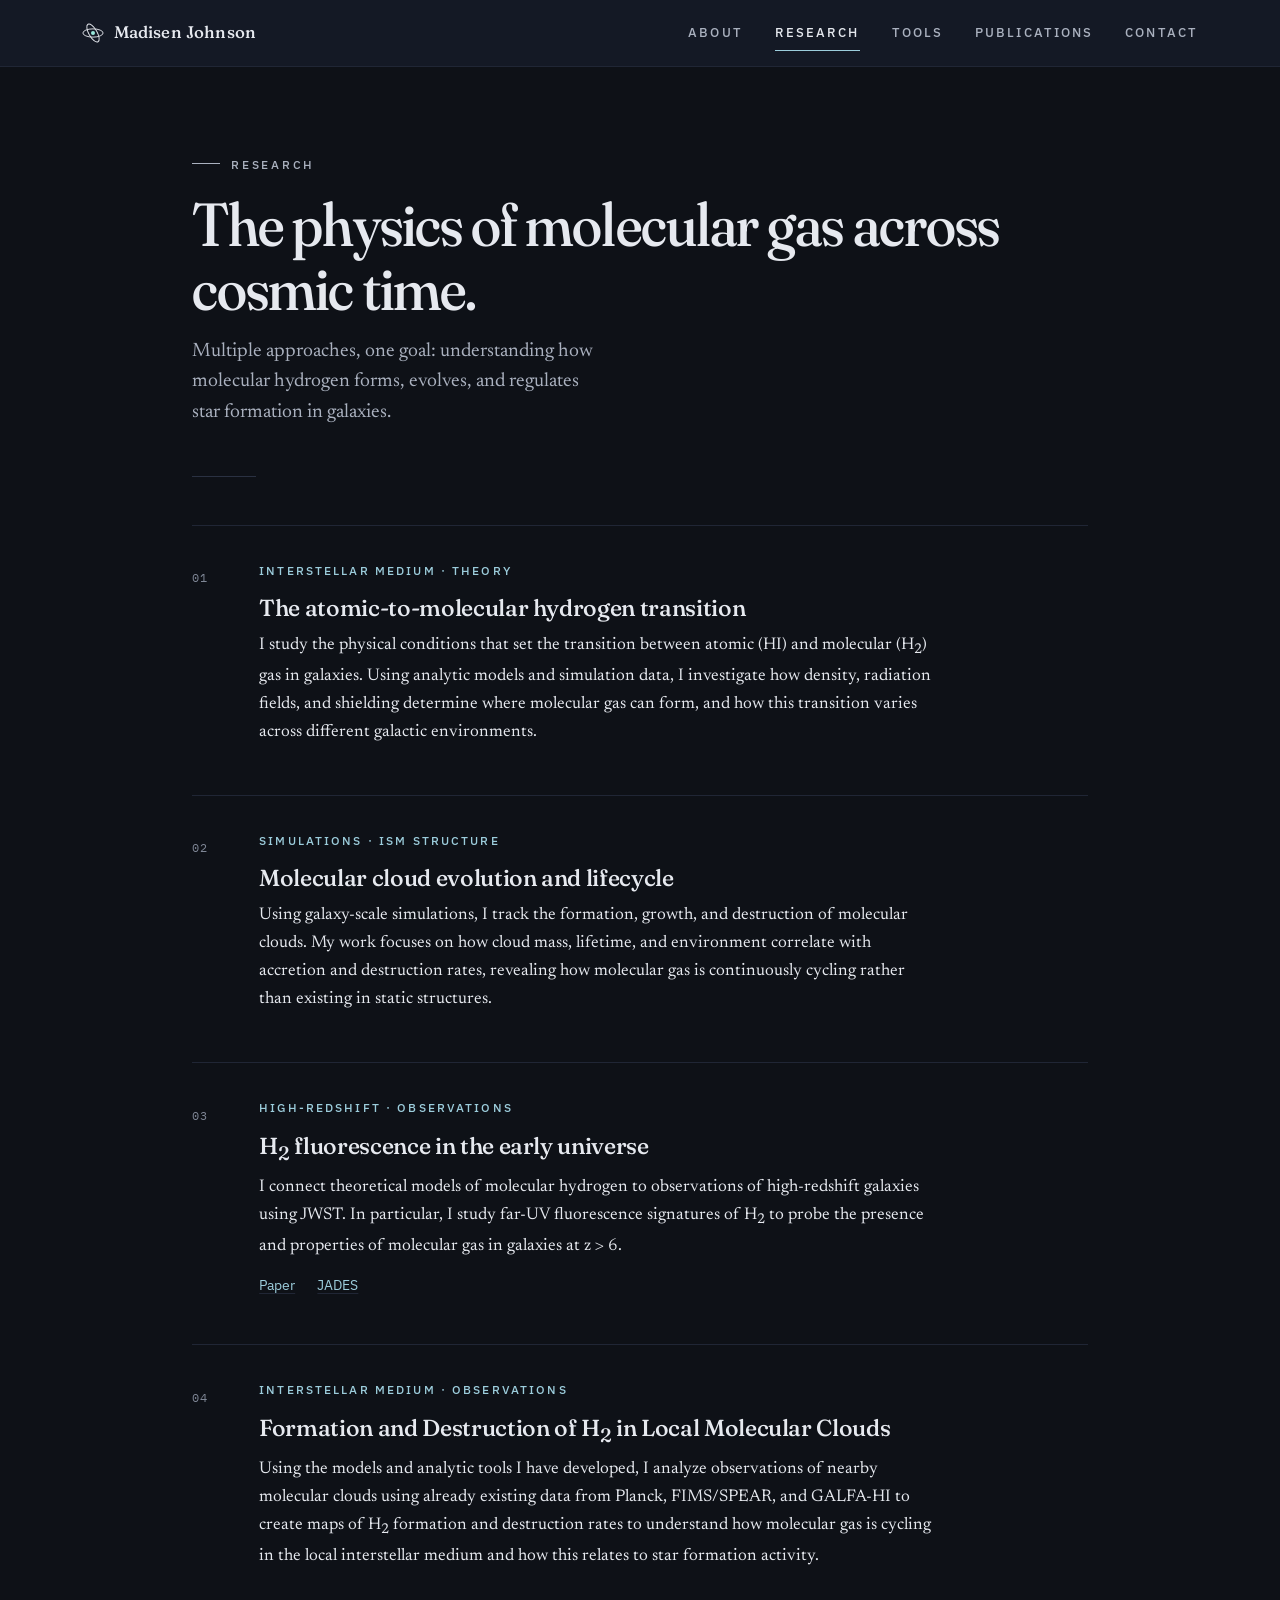
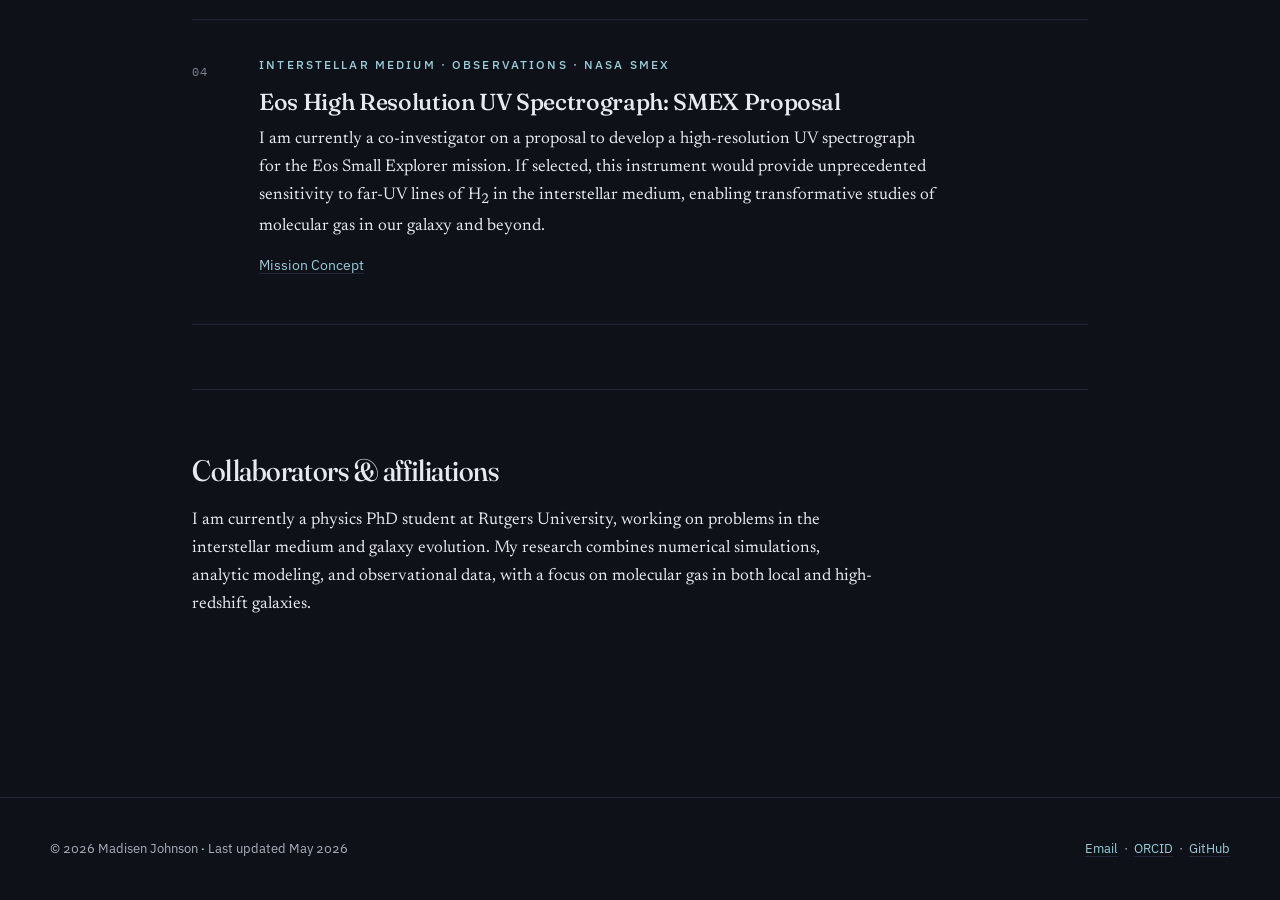
<file: research copy.html>
<!DOCTYPE html>
<html lang="en">
<head>
  <meta charset="UTF-8">
  <meta name="viewport" content="width=device-width, initial-scale=1.0">
  <title>Research — Your Name</title>
  <meta name="description" content="Research areas and ongoing projects of Your Name.">

  <link rel="preconnect" href="https://fonts.googleapis.com">
  <link rel="preconnect" href="https://fonts.gstatic.com" crossorigin>
  <link rel="stylesheet" href="https://fonts.googleapis.com/css2?family=Fraunces:ital,opsz,wght,SOFT@0,9..144,300..700,0..100;1,9..144,300..700,0..100&family=Newsreader:ital,opsz,wght@0,6..72,400..600;1,6..72,400..600&family=IBM+Plex+Mono:wght@400;500&family=IBM+Plex+Sans:wght@400;500;600&display=swap">

  <link rel="stylesheet" href="style.css">
</head>
<body>

  <nav class="site-nav" aria-label="Primary">
    <div class="site-nav-inner">
      <a href="index.html" class="brand" aria-label="Home">
        <svg class="brand-mark" viewBox="0 0 24 24" aria-hidden="true">
          <ellipse cx="12" cy="12" rx="11" ry="4.5"/>
          <ellipse cx="12" cy="12" rx="11" ry="4.5" transform="rotate(60 12 12)"/>
          <circle cx="12" cy="12" r="2.2"/>
        </svg>
        <span>Madisen Johnson</span>
      </a>
      <div class="nav-links">
        <a href="index.html">About</a>
        <a href="research.html" aria-current="page">Research</a>
        <a href="tools.html">Tools</a>
        <a href="publications.html">Publications</a>
        <a href="contact.html">Contact</a>
      </div>
    </div>
  </nav>

  <main class="page">

    <p class="eyebrow">Research</p>
    <h1 class="page-title">The physics of molecular gas across cosmic time.</h1>
    <p class="lead">
      Multiple approaches, one goal: understanding how molecular hydrogen forms,
      evolves, and regulates star formation in galaxies.
    </p>

    <hr class="rule">

    <div class="research-list">

      <article class="research-entry">
        <div class="research-num">01</div>
        <div class="research-body">
          <p class="research-tags">Interstellar Medium · Theory</p>
          <h3>The atomic-to-molecular hydrogen transition</h3>
          <p>
            I study the physical conditions that set the transition between atomic
            (HI) and molecular (H<sub>2</sub>) gas in galaxies. Using analytic models
            and simulation data, I investigate how density, radiation fields, and
            shielding determine where molecular gas can form, and how this transition
            varies across different galactic environments.
          </p>
        </div>
      </article>

      <article class="research-entry">
        <div class="research-num">02</div>
        <div class="research-body">
          <p class="research-tags">Simulations · ISM Structure</p>
          <h3>Molecular cloud evolution and lifecycle</h3>
          <p>
            Using galaxy-scale simulations, I track the formation, growth, and
            destruction of molecular clouds. My work focuses on how cloud mass,
            lifetime, and environment correlate with accretion and destruction rates,
            revealing how molecular gas is continuously cycling rather than existing
            in static structures.
          </p>
        </div>
      </article>

      <article class="research-entry">
        <div class="research-num">03</div>
        <div class="research-body">
          <p class="research-tags">High-Redshift · Observations</p>
          <h3> H<sub>2</sub>  fluorescence in the early universe</h3>
          <p>
            I connect theoretical models of molecular hydrogen to observations of
            high-redshift galaxies using JWST. In particular, I study far-UV
            fluorescence signatures of H<sub>2</sub> to probe the presence and
            properties of molecular gas in galaxies at z &gt; 6.
          </p>
          <p class="research-links">
            <a href="https://arxiv.org/abs/2502.19484">Paper</a>
            <a href="https://jades-survey.github.io/">JADES</a>
          </p>
        </div>
      </article>

      <article class="research-entry">
        <div class="research-num">04</div>
        <div class="research-body">
          <p class="research-tags">Interstellar Medium · Observations</p>
          <h3>Formation and Destruction of H<sub>2</sub> in Local Molecular Clouds</h3>
          <p>
            Using the models and analytic tools I have developed, I analyze observations of nearby molecular clouds
            using already existing data from Planck, FIMS/SPEAR, and GALFA-HI to create maps of H<sub>2</sub> formation and destruction rates
            to understand how molecular gas is cycling in the local interstellar medium and how this relates to star formation activity.
          </p>
        </div>
      </article>

      <article class="research-entry">
        <div class="research-num">04</div>
        <div class="research-body">
          <p class="research-tags">Interstellar Medium · Observations · NASA SMEX</p>
          <h3> Eos High Resolution UV Spectrograph: SMEX Proposal </h3>
          <p>
            I am currently a co-investigator on a proposal to develop a high-resolution UV spectrograph for the Eos Small Explorer mission. 
            If selected, this instrument would provide unprecedented sensitivity to far-UV lines of H<sub>2</sub> in the interstellar medium, 
            enabling transformative studies of molecular gas in our galaxy and beyond.
          </p>
          <p class="research-links">
            <a href="https://ui.adsabs.harvard.edu/abs/2024SPIE13093E..0CH/abstract">Mission Concept</a>
          </p>
        </div>
      </article>

    </div>

    <hr class="rule-full">

    <div class="prose">
      <h2>Collaborators &amp; affiliations</h2>
      <p>
        I am currently a physics PhD student at Rutgers University, working on
        problems in the interstellar medium and galaxy evolution. My research
        combines numerical simulations, analytic modeling, and observational data,
        with a focus on molecular gas in both local and high-redshift galaxies.
      </p>
    </div>

  </main>

  <footer class="site-footer">
    <div class="site-footer-inner">
      <div>© 2026 Madisen Johnson <span class="glyph">·</span> Last updated May 2026</div>
      <div>
        <a href="mailto:madisenmjohnson@gmail.com">Email</a> &nbsp;·&nbsp;
        <a href="https://orcid.org/0009-0004-0577-2496">ORCID</a> &nbsp;·&nbsp;
        <a href="https://github.com/madisenjohnson">GitHub</a>
      </div>
    </div>
  </footer>

</body>
</html>
</file>
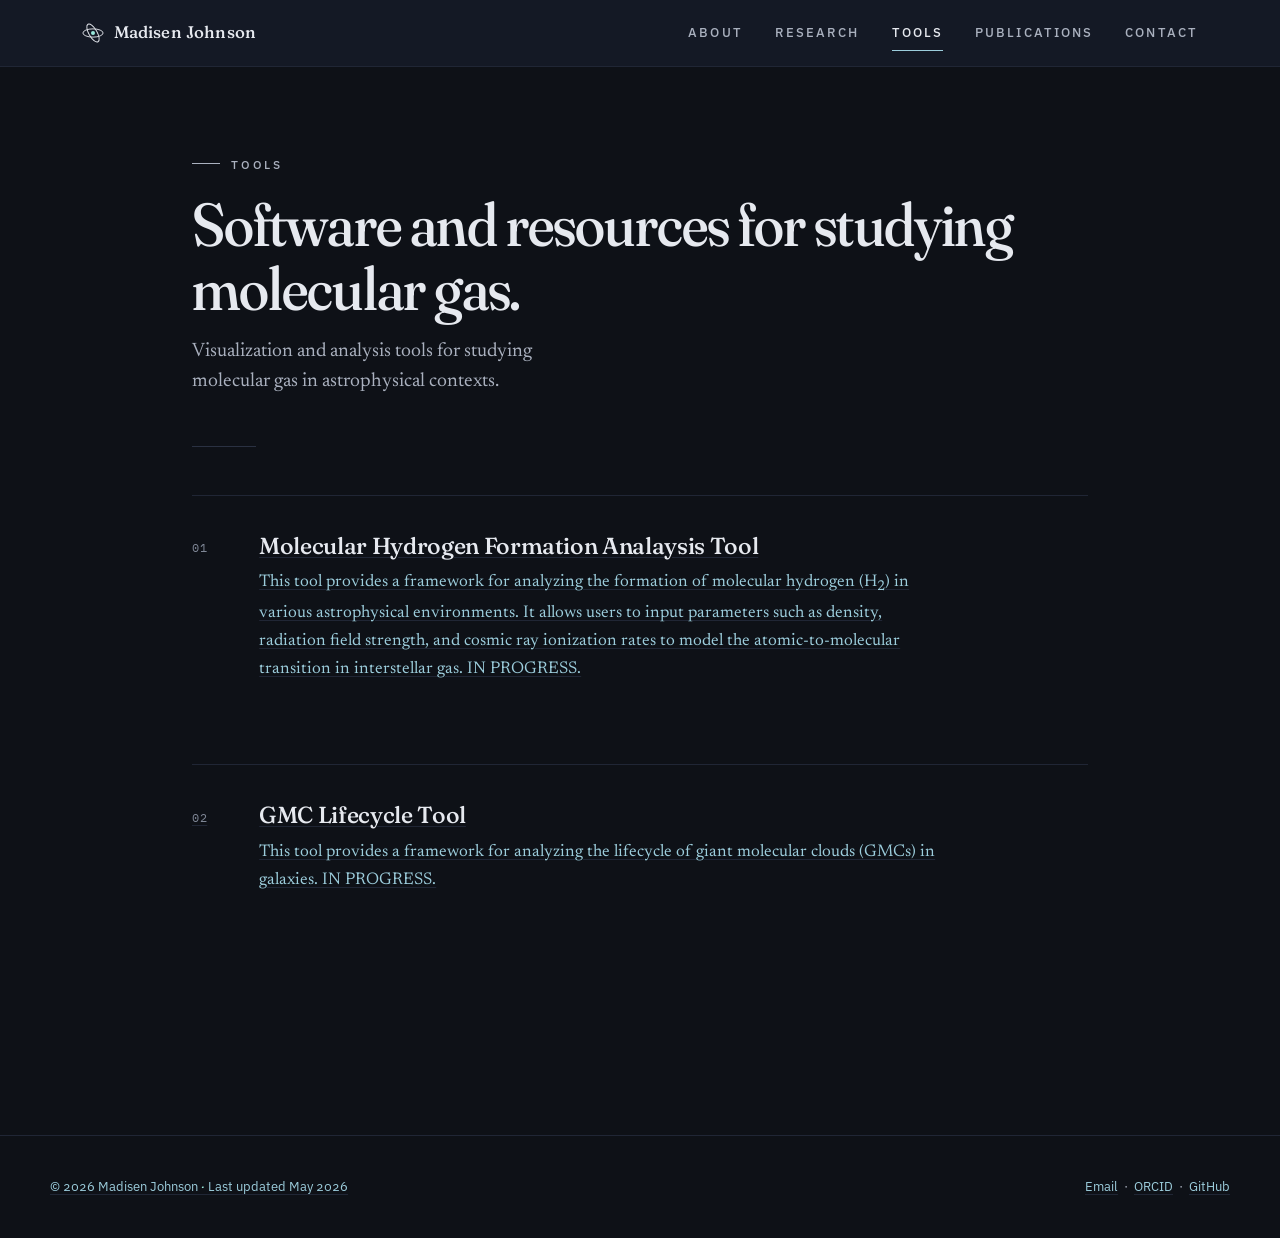
<file: tools copy.html>
<!DOCTYPE html>
<html lang="en">
<head>
  <meta charset="UTF-8">
  <meta name="viewport" content="width=device-width, initial-scale=1.0">
  <title>Research — Your Name</title>
  <meta name="description" content="Research areas and ongoing projects of Your Name.">

  <link rel="preconnect" href="https://fonts.googleapis.com">
  <link rel="preconnect" href="https://fonts.gstatic.com" crossorigin>
  <link rel="stylesheet" href="https://fonts.googleapis.com/css2?family=Fraunces:ital,opsz,wght,SOFT@0,9..144,300..700,0..100;1,9..144,300..700,0..100&family=Newsreader:ital,opsz,wght@0,6..72,400..600;1,6..72,400..600&family=IBM+Plex+Mono:wght@400;500&family=IBM+Plex+Sans:wght@400;500;600&display=swap">

  <link rel="stylesheet" href="style.css">
</head>
<body>

  <nav class="site-nav" aria-label="Primary">
    <div class="site-nav-inner">
      <a href="index.html" class="brand" aria-label="Home">
        <svg class="brand-mark" viewBox="0 0 24 24" aria-hidden="true">
          <ellipse cx="12" cy="12" rx="11" ry="4.5"/>
          <ellipse cx="12" cy="12" rx="11" ry="4.5" transform="rotate(60 12 12)"/>
          <circle cx="12" cy="12" r="2.2"/>
        </svg>
        <span>Madisen Johnson</span>
      </a>
      <div class="nav-links">
        <a href="index.html">About</a>
        <a href="research.html">Research</a>
        <a href="tools.html" aria-current="page">Tools</a>
        <a href="publications.html">Publications</a>
        <a href="contact.html">Contact</a>
      </div>
    </div>
  </nav>

  <main class="page">

    <p class="eyebrow">Tools</p>
    <h1 class="page-title">Software and resources for studying molecular gas.</h1>
    <p class="lead">
      Visualization and analysis tools for studying molecular gas in astrophysical contexts.
    </p>

    <hr class="rule">

    <div class="research-list">

      <article class="research-entry">
        <div class="research-num">01</div>
        <div class="research-body">
          <a href = "JF_explorer.html"><h3>Molecular Hydrogen Formation Analaysis Tool</h3>
          <p>
            This tool provides a framework for analyzing the formation of molecular hydrogen 
            (H<sub>2</sub>) in various astrophysical environments. It allows users to input 
            parameters such as density, radiation field strength, and cosmic ray ionization 
            rates to model the atomic-to-molecular transition in interstellar gas. IN PROGRESS.
          </p>
        </div>
      </article>

      <article class="research-entry">
        <div class="research-num">02</div>
        <div class="research-body">
          <a href = "cloud_lifecycles_tool.html"><h3>GMC Lifecycle Tool</h3>
          <p>
            This tool provides a framework for analyzing the lifecycle of giant molecular clouds (GMCs) in galaxies.
            IN PROGRESS.
          </p>
        </div>
      </article>

    </div>

  </main>

  <footer class="site-footer">
    <div class="site-footer-inner">
      <div>© 2026 Madisen Johnson <span class="glyph">·</span> Last updated May 2026</div>
      <div>
        <a href="mailto:madisenmjohnson@gmail.com">Email</a> &nbsp;·&nbsp;
        <a href="https://orcid.org/0009-0004-0577-2496">ORCID</a> &nbsp;·&nbsp;
        <a href="https://github.com/madisenjohnson">GitHub</a>
      </div>
    </div>
  </footer>

</body>
</html>
</file>
<file: style.css>
/* =============================================================
   Personal Academic Site — Editorial / Observatory aesthetic
   Shared stylesheet for all pages
   ============================================================= */

/* ---------- Design tokens ---------- */
:root {
  /* Color — warm parchment with prussian blue + amber accents */
  --bg:          #0e1117;
  --bg-soft:     #141925;
  --bg-elevated: #1a2130;

  --ink:         #e6e9ef;
  --ink-soft:    #aab1bf;
  --ink-faint:   #7f8796;

  --rule:        #2a3142;
  --rule-soft:   #202635;

  --accent:      #9ccddc;
  --accent-deep: #5591a9;
  --accent-warm: #9aeadd;
  --accent_mag:  #155e89;

  /* Typography */
  --serif-display: 'Fraunces', 'Iowan Old Style', 'Palatino Linotype', Georgia, serif;
  --serif-body:    'Newsreader',  'Iowan Old Style', 'Palatino Linotype', Georgia, serif;
  --sans:          'IBM Plex Sans', -apple-system, BlinkMacSystemFont, 'Segoe UI', sans-serif;
  --mono:          'IBM Plex Mono', ui-monospace, 'SF Mono', Menlo, monospace;

  /* Sizing */
  --max-wide:  1180px;
  --max:       960px;
  --max-prose: 680px;

  /* Motion */
  --ease: cubic-bezier(0.22, 0.61, 0.36, 1);
}

/* ---------- Reset + base ---------- */
*, *::before, *::after { box-sizing: border-box; }

html {
  scroll-behavior: smooth;
  scroll-padding-top: 5rem;
}

body {
  margin: 0;
  background: var(--bg);
  color: var(--ink);
  font-family: var(--serif-body);
  font-size: 17px;
  line-height: 1.65;
  font-feature-settings: "kern", "liga", "onum";
  -webkit-font-smoothing: antialiased;
  text-rendering: optimizeLegibility;
}

/* Subtle paper grain — barely perceptible */
body::before {
  content: "";
  position: fixed;
  inset: 0;
  pointer-events: none;
  z-index: 1;
  opacity: 0.4;
  mix-blend-mode: multiply;
  background-image: url("data:image/svg+xml;utf8,<svg viewBox='0 0 200 200' xmlns='http://www.w3.org/2000/svg'><filter id='n'><feTurbulence type='fractalNoise' baseFrequency='0.85' numOctaves='2' stitchTiles='stitch'/><feColorMatrix values='0 0 0 0 0.1  0 0 0 0 0.09  0 0 0 0 0.08  0 0 0 0.05 0'/></filter><rect width='100%25' height='100%25' filter='url(%23n)'/></svg>");
}

img { max-width: 100%; display: block; }

a {
  color: var(--accent);
  text-decoration: underline;
  text-decoration-color: var(--rule-soft);
  text-decoration-thickness: 1px;
  text-underline-offset: 3px;
  transition: text-decoration-color 0.2s var(--ease), color 0.2s var(--ease);
}

a:hover {
  color: var(--accent-warm);
  text-decoration-color: var(--accent);
}

/* ---------- Top navigation ---------- */
.site-nav {
  position: sticky;
  top: 0;
  z-index: 10;
  background: rgba(245, 239, 225, 0.92);
  background-color: var(--bg-soft);
  border-bottom: 1px solid var(--rule-soft);
  backdrop-filter: blur(8px);
  -webkit-backdrop-filter: blur(8px);
  border-bottom: 1px solid var(--rule-soft);
}

.site-nav-inner {
  max-width: var(--max-wide);
  margin: 0 auto;
  padding: 1.1rem 2rem;
  display: flex;
  align-items: center;
  justify-content: space-between;
  gap: 2rem;
}

.brand {
  font-family: var(--serif-display);
  font-weight: 500;
  font-size: 1.05rem;
  letter-spacing: 0.01em;
  text-decoration: none;
  color: var(--ink);
  font-variation-settings: "SOFT" 50, "opsz" 14;
  display: inline-flex;
  align-items: center;
  gap: 0.6rem;
}

.brand-mark {
  width: 22px;
  height: 22px;
  flex-shrink: 0;
}

.brand-mark circle { fill: var(--accent-warm); }
.brand-mark ellipse { fill: none; stroke: var(--ink); stroke-width: 1; }

.nav-links {
  display: flex;
  gap: 2rem;
  font-family: var(--sans);
  font-size: 0.82rem;
  text-transform: uppercase;
  letter-spacing: 0.16em;
  font-weight: 500;
}

.nav-links a {
  color: var(--ink-soft);
  text-decoration: none;
  position: relative;
  padding: 0.3rem 0;
}

.nav-links a::after {
  content: "";
  position: absolute;
  left: 0; right: 0;
  bottom: -2px;
  height: 1px;
  background: var(--accent);
  transform: scaleX(0);
  transform-origin: left;
  transition: transform 0.3s var(--ease);
}

.nav-links a:hover { color: var(--ink); }
.nav-links a:hover::after,
.nav-links a[aria-current="page"]::after { transform: scaleX(1); }

.nav-links a[aria-current="page"] { color: var(--ink); }

/* ---------- Page container ---------- */
.page {
  max-width: var(--max);
  margin: 0 auto;
  padding: 5rem 2rem 6rem;
  position: relative;
  z-index: 2;
}

.page-wide {
  max-width: var(--max-wide);
  margin: 0 auto;
  padding: 5rem 2rem 6rem;
  position: relative;
  z-index: 2;
}

/* ---------- Editorial typography ---------- */
.eyebrow {
  font-family: var(--sans);
  font-size: 0.78rem;
  text-transform: uppercase;
  letter-spacing: 0.22em;
  color: var(--ink-soft);
  font-weight: 500;
  margin: 0 0 1.2rem 0;
  display: inline-flex;
  align-items: center;
  gap: 0.7rem;
}

.eyebrow::before {
  content: "";
  width: 28px;
  height: 1px;
  background: var(--ink-soft);
  display: inline-block;
}

h1, h2, h3, h4 {
  font-family: var(--serif-display);
  font-weight: 500;
  letter-spacing: -0.015em;
  color: var(--ink);
  font-variation-settings: "SOFT" 30, "opsz" 144;
}

.display {
  font-family: var(--serif-display);
  font-weight: 400;
  font-size: clamp(3.2rem, 9vw, 6.5rem);
  line-height: 0.98;
  letter-spacing: -0.025em;
  margin: 0;
  font-variation-settings: "SOFT" 60, "opsz" 144;
}

.display em {
  font-style: italic;
  font-weight: 400;
  color: var(--accent-warm);
  font-variation-settings: "SOFT" 100, "opsz" 144;
}

.page-title {
  font-size: clamp(2.4rem, 5vw, 3.8rem);
  line-height: 1.05;
  margin: 0 0 1rem 0;
  font-variation-settings: "SOFT" 50, "opsz" 144;
}

h2 {
  font-size: 1.85rem;
  line-height: 1.15;
  margin: 0 0 1.2rem 0;
}

h3 {
  font-size: 1.3rem;
  line-height: 1.25;
  margin: 0 0 0.6rem 0;
  font-variation-settings: "SOFT" 30, "opsz" 24;
}

p { margin: 0 0 1.1rem 0; }

.lead {
  font-size: 1.22rem;
  line-height: 1.55;
  color: var(--ink-soft);
  margin: 0 0 2rem 0;
  max-width: 38ch;
}

.prose { max-width: var(--max-prose); }
.prose p + p { margin-top: 1rem; }

/* Decorative section rule */
.rule {
  border: 0;
  height: 1px;
  background: var(--rule);
  margin: 3rem 0 2.2rem;
  position: relative;
  max-width: 4rem;
}

.rule-full {
  border: 0;
  height: 1px;
  background: var(--rule-soft);
  margin: 4rem 0;
}

/* ---------- HOME — hero ---------- */
.hero {
  display: flex;
  justify-content: center;
  padding: 4rem 2rem;
}

.hero-box {
  position: relative;
  max-width: 1100px;
  width: 100%;

  padding: 3rem;
  border-radius: 16px;
  overflow: hidden;

  /* JWST image */
  background-image: url("images/carinawebb-compressed.jpg");
  background-size: cover;
  background-position: center;
  backdrop-filter: blur(6px);

  /* subtle border */
  border: 1px solid var(--rule-soft);
}

.hero-box::before {
  content: "";
  position: absolute;
  inset: 0;

  background: linear-gradient(
    to right,
    rgba(15, 19, 32, 0.85) 0%,
    rgba(15, 19, 32, 0.6) 50%,
    rgba(15, 19, 32, 0.3) 100%
  );

  z-index: 0;
}

.hero-box::after {
  content: "";
  position: absolute;
  inset: 0;

  box-shadow: inset 0 0 80px rgba(0,0,0,0.4);
  pointer-events: none;
}

.hero-image {
  width: 100%;
  max-width: 420px;
  height: auto;
  border-radius: 16px;
  object-fit: cover;
  box-shadow: 0 20px 50px rgba(0,0,0,0.15);
}

.hero-text { 
  animation: fadeUp 0.9s var(--ease) both; 
  position: relative;
  z-index: 1;
  max-width: 600px;
}

.hero-meta {
  margin-top: 2.5rem;
  display: grid;
  grid-template-columns: auto 1fr;
  gap: 0.4rem 1.5rem;
  font-family: var(--sans);
  font-size: 0.88rem;
  max-width: 32rem;
  padding-top: 1.5rem;
  border-top: 1px solid var(--rule);
}

.hero-meta dt {
  text-transform: uppercase;
  letter-spacing: 0.16em;
  font-size: 0.72rem;
  color: var(--ink-soft);
  padding-top: 0.25rem;
  font-weight: 500;
}

.hero-meta dd {
  margin: 0;
  color: var(--ink);
}

.hero-meta dd a { color: var(--accent); text-decoration-color: var(--accent); }

/* Orbital decoration */
.orbit-art {
  width: 100%;
  max-width: 380px;
  aspect-ratio: 1;
  justify-self: end;
  animation: fadeIn 1.4s var(--ease) 0.3s both;
}

.orbit-art .star { fill: var(--accent-warm); }
.orbit-art .orbit { fill: none; stroke: var(--ink); stroke-width: 0.4; opacity: 0.55; }
.orbit-art .planet { fill: var(--ink); }
.orbit-art .planet-accent { fill: var(--accent); }
.orbit-art .ring-rotate { transform-origin: 200px 200px; animation: spin 80s linear infinite; }
.orbit-art .ring-rotate-r { transform-origin: 200px 200px; animation: spin 130s linear infinite reverse; }
.orbit-art .ring-rotate-s { transform-origin: 200px 200px; animation: spin 200s linear infinite; }

@keyframes spin { to { transform: rotate(360deg); } }
@keyframes fadeIn { from { opacity: 0; } to { opacity: 1; } }
@keyframes fadeUp {
  from { opacity: 0; transform: translateY(12px); }
  to   { opacity: 1; transform: translateY(0); }
}

/* ISM decoration */
.ism-art {
  width: 100%;
  max-width: 420px;
  height: auto;
}

.ism-art ellipse {
  animation: cloudPulse 12s ease-in-out infinite;
  transform-origin: center;
}

/* Filaments = faint, wispy structure */
.filaments path {
  fill: none;
  stroke: var(--accent);
  stroke-width: 1.2;
  opacity: 0.35;
  stroke-linecap: round;
  animation: flow 10s ease-in-out infinite;
  transform-origin: center;
}

/* Dense gas clumps */
.clumps circle {
  fill: var(--accent-deep);
  opacity: 0.6;
}

/* Stars = warm contrast */
.stars circle {
  fill: var(--accent-warm);
  opacity: 0.9;
  animation: twinkle 2.5s infinite alternate;
}

.stars circle:nth-child(1) { animation-delay: 0s; }
.stars circle:nth-child(2) { animation-delay: 0.8s; }
.stars circle:nth-child(3) { animation-delay: 1.6s; }

@keyframes flow {
  0%   { transform: translate(0px, 0px) scale(1); }
  25%  { transform: translate(6px, -4px) scale(1.02); }
  50%  { transform: translate(-4px, 6px) scale(0.98); }
  75%  { transform: translate(5px, 3px) scale(1.01); }
  100% { transform: translate(0px, 0px) scale(1); }
}

@keyframes twinkle {
  0%   { opacity: 0.4; transform: scale(0.8); }
  100% { opacity: 1; transform: scale(1.4); }
}

@keyframes cloudPulse {
  0%   { transform: scale(1); opacity: 0.25; }
  50%  { transform: scale(1.08); opacity: 0.4; }
  100% { transform: scale(1); opacity: 0.25; }
}

.filaments-rotate {
  animation: rotateSlow 60s linear infinite;
  transform-origin: center;
}

@keyframes rotateSlow {
  from { transform: rotate(0deg); }
  to   { transform: rotate(360deg); }
}

.clumps circle {
  animation: condense 6s ease-in-out infinite;
}

@keyframes condense {
  0%   { transform: scale(1); opacity: 0.5; }
  50%  { transform: scale(1.4); opacity: 0.9; }
  100% { transform: scale(1); opacity: 0.5; }
}

/* ---------- HOME — currently / news ---------- */
.split {
  background: var(--bg-soft);
  display: grid;
  grid-template-columns: 1fr 1.5fr;
  gap: 4rem;
  margin-top: 5rem;
  padding-top: 4rem;
  border-top: 1px solid var(--rule-soft);
}

.split-aside {
  font-family: var(--sans);
  font-size: 0.78rem;
  text-transform: uppercase;
  letter-spacing: 0.22em;
  color: var(--ink-soft);
  font-weight: 500;
  padding-top: 0.6rem;
}

.feed {
  list-style: none;
  padding: 0;
  margin: 0;
}

.feed li {
  display: grid;
  grid-template-columns: 6.5rem 1fr;
  gap: 1.5rem;
  padding: 1.1rem 0;
  border-bottom: 1px dashed var(--rule-soft);
}

.feed li:first-child { padding-top: 0; }
.feed li:last-child { border-bottom: none; }

.feed-date {
  font-family: var(--mono);
  font-size: 0.78rem;
  color: var(--ink-soft);
  letter-spacing: 0.04em;
  padding-top: 0.2rem;
}

.feed-text { margin: 0; }
.feed-text strong { font-weight: 600; }

/* ---------- Research grid ---------- */
.research-list {
  display: grid;
  gap: 0;
  margin-top: 3rem;
}

.research-entry {
  display: grid;
  grid-template-columns: 2.2rem 1fr;
  gap: 2rem;
  padding: 2.2rem 0;
  border-top: 1px solid var(--rule-soft);
  align-items: start;
}

.research-entry:last-child { border-bottom: 1px solid var(--rule-soft); }

.research-num {
  font-family: var(--mono);
  font-size: 0.78rem;
  color: var(--ink-faint);
  padding-top: 0.4rem;
  letter-spacing: 0.05em;
}

.research-body h3 {
  font-size: 1.45rem;
  margin-bottom: 0.6rem;
}

.research-tags {
  font-family: var(--sans);
  font-size: 0.74rem;
  text-transform: uppercase;
  letter-spacing: 0.18em;
  color: var(--accent);
  margin-bottom: 0.6rem;
  font-weight: 500;
}

.research-body p {
  margin-bottom: 0.8rem;
  max-width: var(--max-prose);
}

.research-links {
  font-family: var(--sans);
  font-size: 0.85rem;
  margin: 0;
}

.research-links a { margin-right: 1.2rem; }

.section-title {
  text-align: center;
  font-size: 2rem;
  font-weight: 500;
  color: var(--ink);
  margin-bottom: 2rem;
}

.section-title::after {
  content: "";
  display: block;
  width: 60px;
  height: 1px;
  background: var(--rule-soft);
  margin: 0.8rem auto 0;
}

.recently {
  background: var(--bg-soft);
  padding: 3rem 2rem;
  border-radius: 16px;
  margin-bottom: 3rem;
}

.recently-content {
  display: grid;
  grid-template-columns: 300px 1fr;
  gap: 2rem;
  align-items: start;
}

.recently-art {
  display: flex;
  justify-content: center;
}

.recently-art svg {
  width: 100%;
  max-width: 260px;
}

.recently-feed {
  max-width: 700px;
}

@media (max-width: 800px) {
  .recently-content {
    grid-template-columns: 1fr;
  }

  .recently-art {
    order: -1; /* puts SVG above text */
  }

  .section-title {
    font-size: 1.8rem;
  }
}

/* ---------- Publications ---------- */
.pub-meta-bar {
  display: flex;
  gap: 1.5rem;
  flex-wrap: wrap;
  font-family: var(--sans);
  font-size: 0.85rem;
  margin-top: 1rem;
  padding-bottom: 2rem;
  border-bottom: 1px solid var(--rule-soft);
}

.pub-year {
  display: grid;
  grid-template-columns: 6rem 1fr;
  gap: 2.5rem;
  padding: 2.5rem 0;
  border-bottom: 1px solid var(--rule-soft);
}

.pub-year-label {
  font-family: var(--serif-display);
  font-size: 2rem;
  color: var(--ink);
  font-variation-settings: "SOFT" 0, "opsz" 144;
  font-weight: 400;
  position: sticky;
  top: 5rem;
  align-self: start;
  height: fit-content;
  padding-top: 0.2rem;
}

.pub-list {
  list-style: none;
  padding: 0;
  margin: 0;
  counter-reset: pub;
}

.pub-list li {
  margin-bottom: 1.6rem;
  padding-left: 0;
  line-height: 1.55;
  font-size: 1rem;
}

.pub-list li:last-child { margin-bottom: 0; }

.pub-list .me { font-weight: 600; color: var(--accent); }
.pub-list em { font-style: italic; }

.pub-links {
  display: inline-block;
  margin-left: 0.3rem;
  font-family: var(--sans);
  font-size: 0.82rem;
}

.pub-links a {
  color: var(--accent);
  text-decoration: none;
  border-bottom: 1px solid var(--rule-soft);
  padding-bottom: 1px;
  margin-right: 0.3rem;
}

.pub-links a:hover { border-color: var(--accent); }

.pub-links .sep { color: var(--ink-faint); margin: 0 0.2rem; }

/* ---------- Contact ---------- */
.contact-grid {
  display: grid;
  grid-template-columns: 1fr 1fr;
  gap: 4rem;
  margin-top: 3rem;
}

.contact-block h3 {
  font-family: var(--sans);
  font-size: 0.78rem;
  text-transform: uppercase;
  letter-spacing: 0.2em;
  color: var(--ink-soft);
  font-weight: 500;
  margin-bottom: 0.7rem;
  letter-spacing: 0.18em;
}

.contact-block p { margin-bottom: 0.4rem; }

.contact-link-list {
  list-style: none;
  padding: 0;
  margin: 0;
}

.contact-link-list li {
  padding: 0.6rem 0;
  border-bottom: 1px solid var(--rule-soft);
  display: flex;
  justify-content: space-between;
  align-items: baseline;
  gap: 1rem;
}

.contact-link-list li:last-child { border-bottom: none; }

.contact-link-list .label {
  font-family: var(--sans);
  font-size: 0.82rem;
  text-transform: uppercase;
  letter-spacing: 0.14em;
  color: var(--ink-soft);
}

.contact-link-list .value {
  font-family: var(--mono);
  font-size: 0.92rem;
  color: var(--ink);
}

.cv-card {
  margin-top: 3.5rem;
  padding: 2rem 2.2rem;
  background: var(--bg-soft);
  border-left: 2px solid var(--accent);
  display: flex;
  align-items: center;
  justify-content: space-between;
  gap: 2rem;
  flex-wrap: wrap;
}

.cv-card h3 {
  font-family: var(--serif-display);
  font-size: 1.5rem;
  margin: 0 0 0.3rem 0;
  color: var(--ink);
  font-variation-settings: "SOFT" 50, "opsz" 36;
  text-transform: none;
  letter-spacing: -0.01em;
}

.cv-card p {
  margin: 0;
  color: var(--ink-soft);
  font-size: 0.95rem;
}

.button {
  display: inline-block;
  padding: 0.85rem 1.6rem;
  background: var(--ink);
  color: var(--bg);
  font-family: var(--sans);
  font-size: 0.82rem;
  text-transform: uppercase;
  letter-spacing: 0.16em;
  font-weight: 500;
  text-decoration: none;
  transition: background 0.2s var(--ease);
}

.button:hover { background: var(--accent); color: var(--bg); }

/* ---------- Footer ---------- */
.site-footer {
  border-top: 1px solid var(--rule-soft);
  padding: 2.5rem 2rem;
  margin-top: 4rem;
  font-family: var(--sans);
  font-size: 0.82rem;
  color: var(--ink-soft);
  position: relative;
  z-index: 2;
}

.site-footer-inner {
  max-width: var(--max-wide);
  margin: 0 auto;
  display: flex;
  justify-content: space-between;
  align-items: center;
  flex-wrap: wrap;
  gap: 1rem;
}

.site-footer .glyph {
  font-family: var(--serif-display);
  font-style: italic;
  color: var(--accent-warm);
}

.about {
  background: var(--bg-soft);
  padding: 3rem 2rem;
  border-radius: 16px;
}

.about-content {
  display: grid;
  grid-template-columns: 1fr 260px;
  gap: 2.5rem;
  align-items: start;
}

.profile-pic {
  width: 100%;
  border-radius: 12px;
  object-fit: cover;
  box-shadow: 0 12px 30px rgba(0,0,0,0.25);
}

.about-photo {
  display: flex;
  justify-content: center;
}

@media (max-width: 800px) {
  .about-content {
    grid-template-columns: 1fr;
  }

  .about-photo {
    order: -1; /* puts image above text */
    margin-bottom: 1.5rem;
  }
}

/* ---------- Responsive ---------- */
@media (max-width: 880px) {
  .hero {
    grid-template-columns: 1fr;
    gap: 2.5rem;
    min-height: auto;
    padding-top: 2rem;
  }
  .orbit-art { justify-self: center; max-width: 280px; }
  .split { grid-template-columns: 1fr; gap: 1.5rem; }
  .contact-grid { grid-template-columns: 1fr; gap: 2.5rem; }
  .pub-year { grid-template-columns: 1fr; gap: 1rem; }
  .pub-year-label { position: static; font-size: 1.6rem; }
}

@media (max-width: 620px) {
  body { font-size: 16px; }

  .site-nav-inner {
    padding: 1rem 1.25rem;
    flex-direction: column;
    align-items: flex-start;
    gap: 0.8rem;
  }
  .nav-links { gap: 1.4rem; font-size: 0.74rem; }

  .page, .page-wide { padding: 3rem 1.25rem 4rem; }

  .hero-meta { grid-template-columns: 1fr; gap: 0.2rem; }
  .hero-meta dt { padding-top: 0.8rem; }

  .feed li { grid-template-columns: 1fr; gap: 0.2rem; }
  .feed-date { padding-top: 0; }

  .research-entry { grid-template-columns: 1fr; gap: 0.6rem; }

  .cv-card { flex-direction: column; align-items: flex-start; }

  .site-footer-inner { flex-direction: column; align-items: flex-start; }
}

/* Reduce motion preference */
@media (prefers-reduced-motion: reduce) {
  *, *::before, *::after {
    animation-duration: 0.01ms !important;
    transition-duration: 0.01ms !important;
  }
}
</file>
